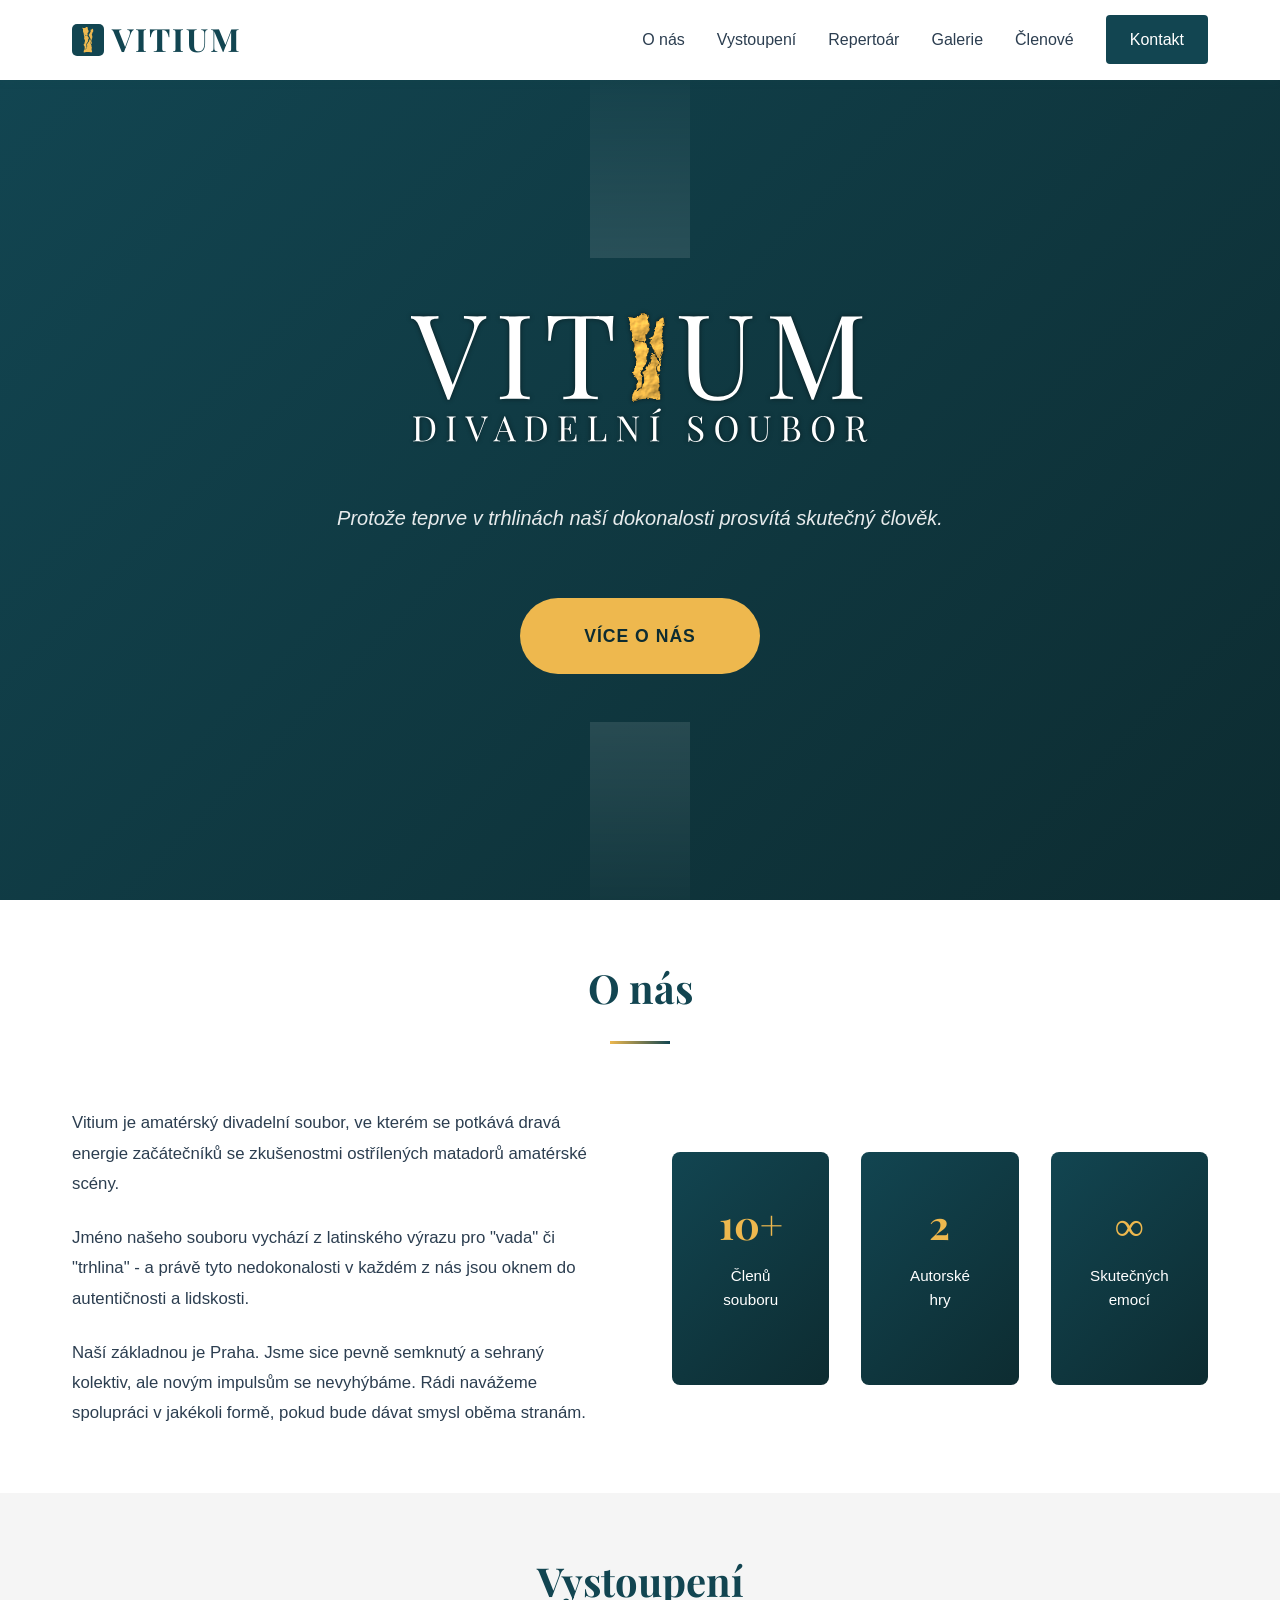
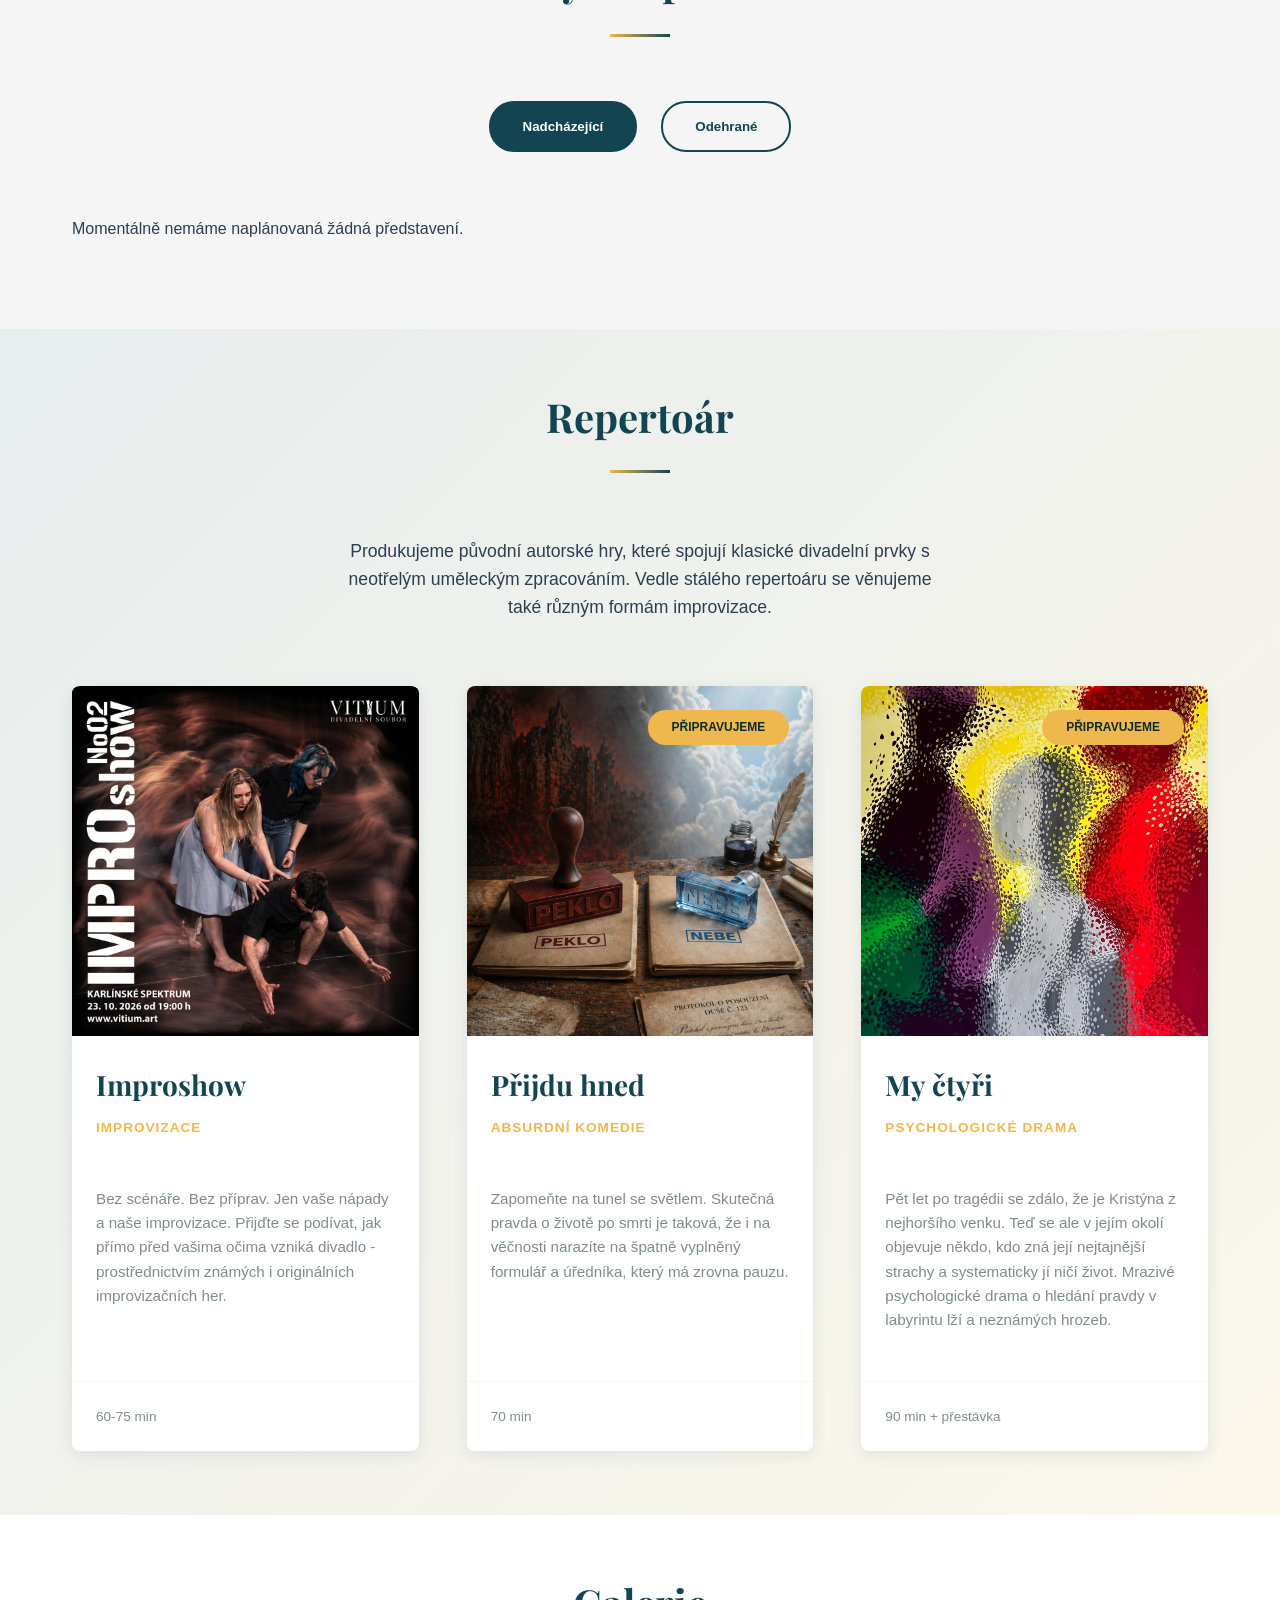
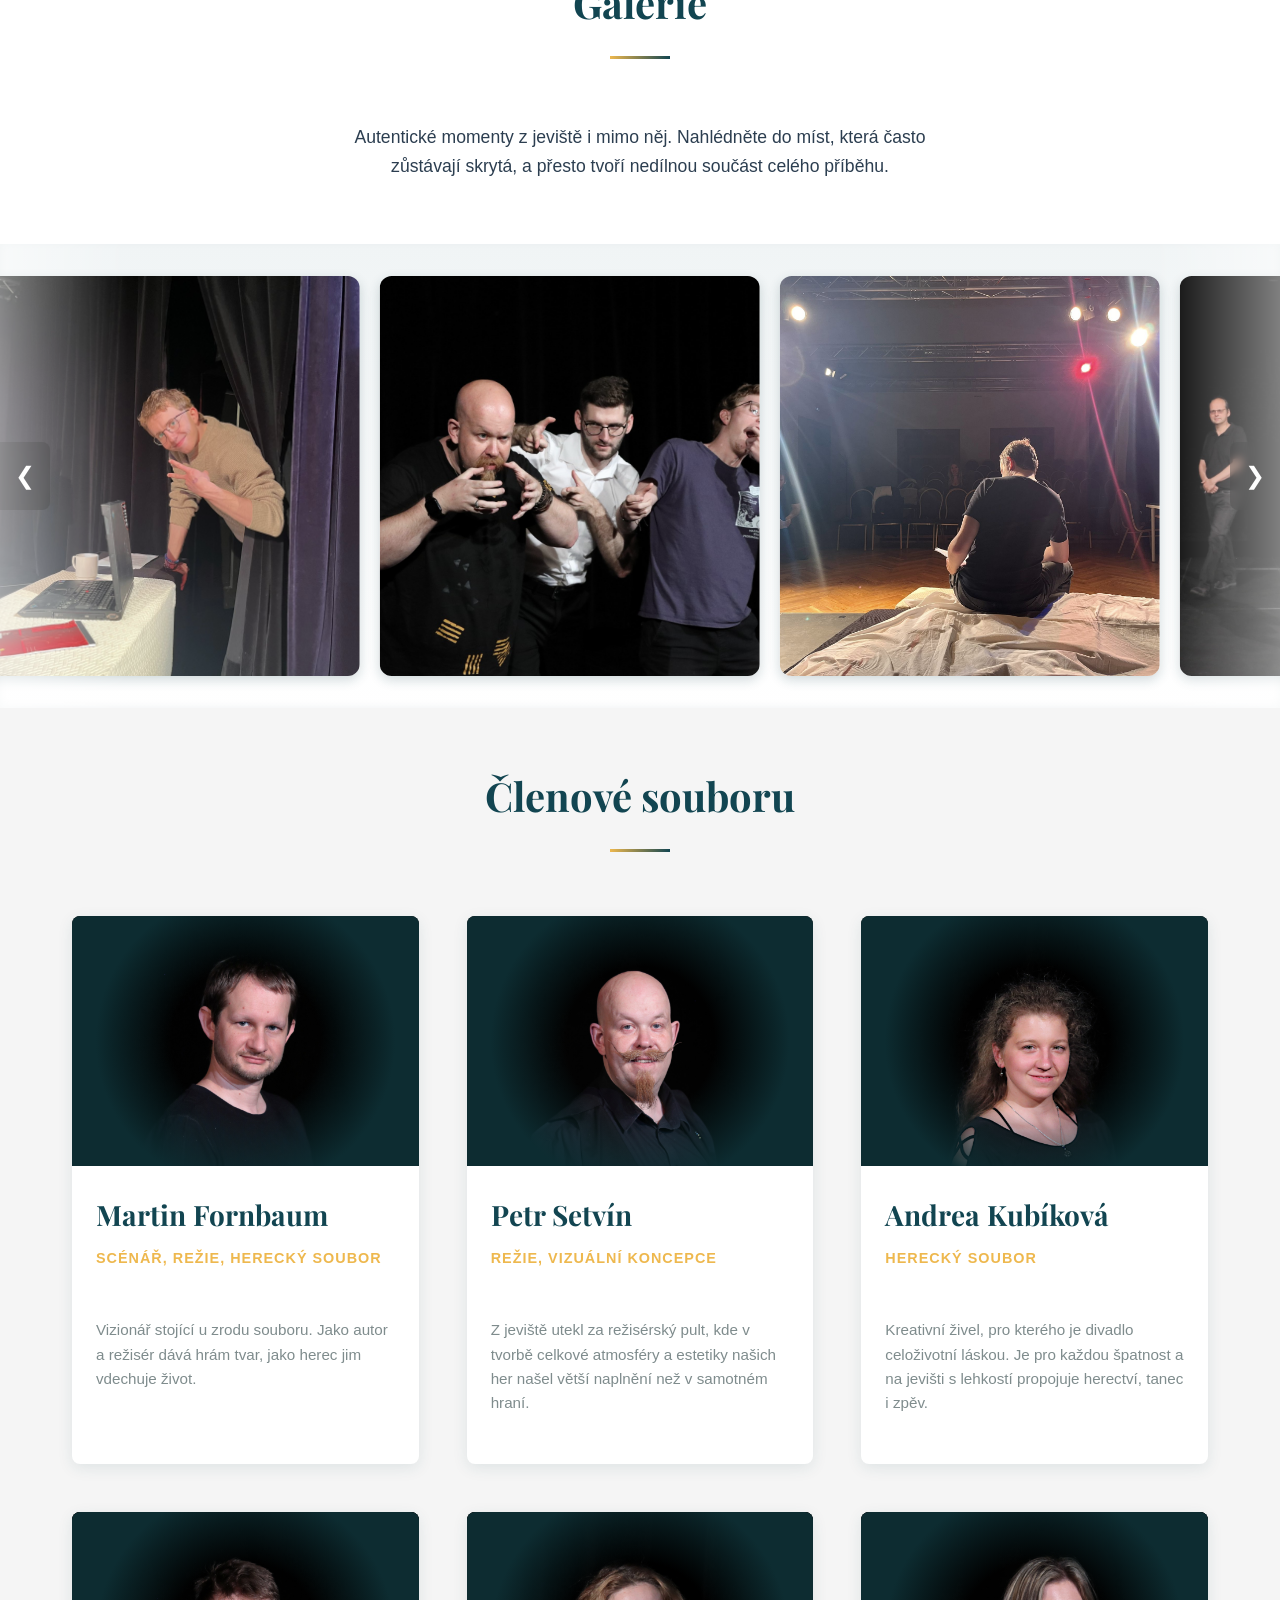
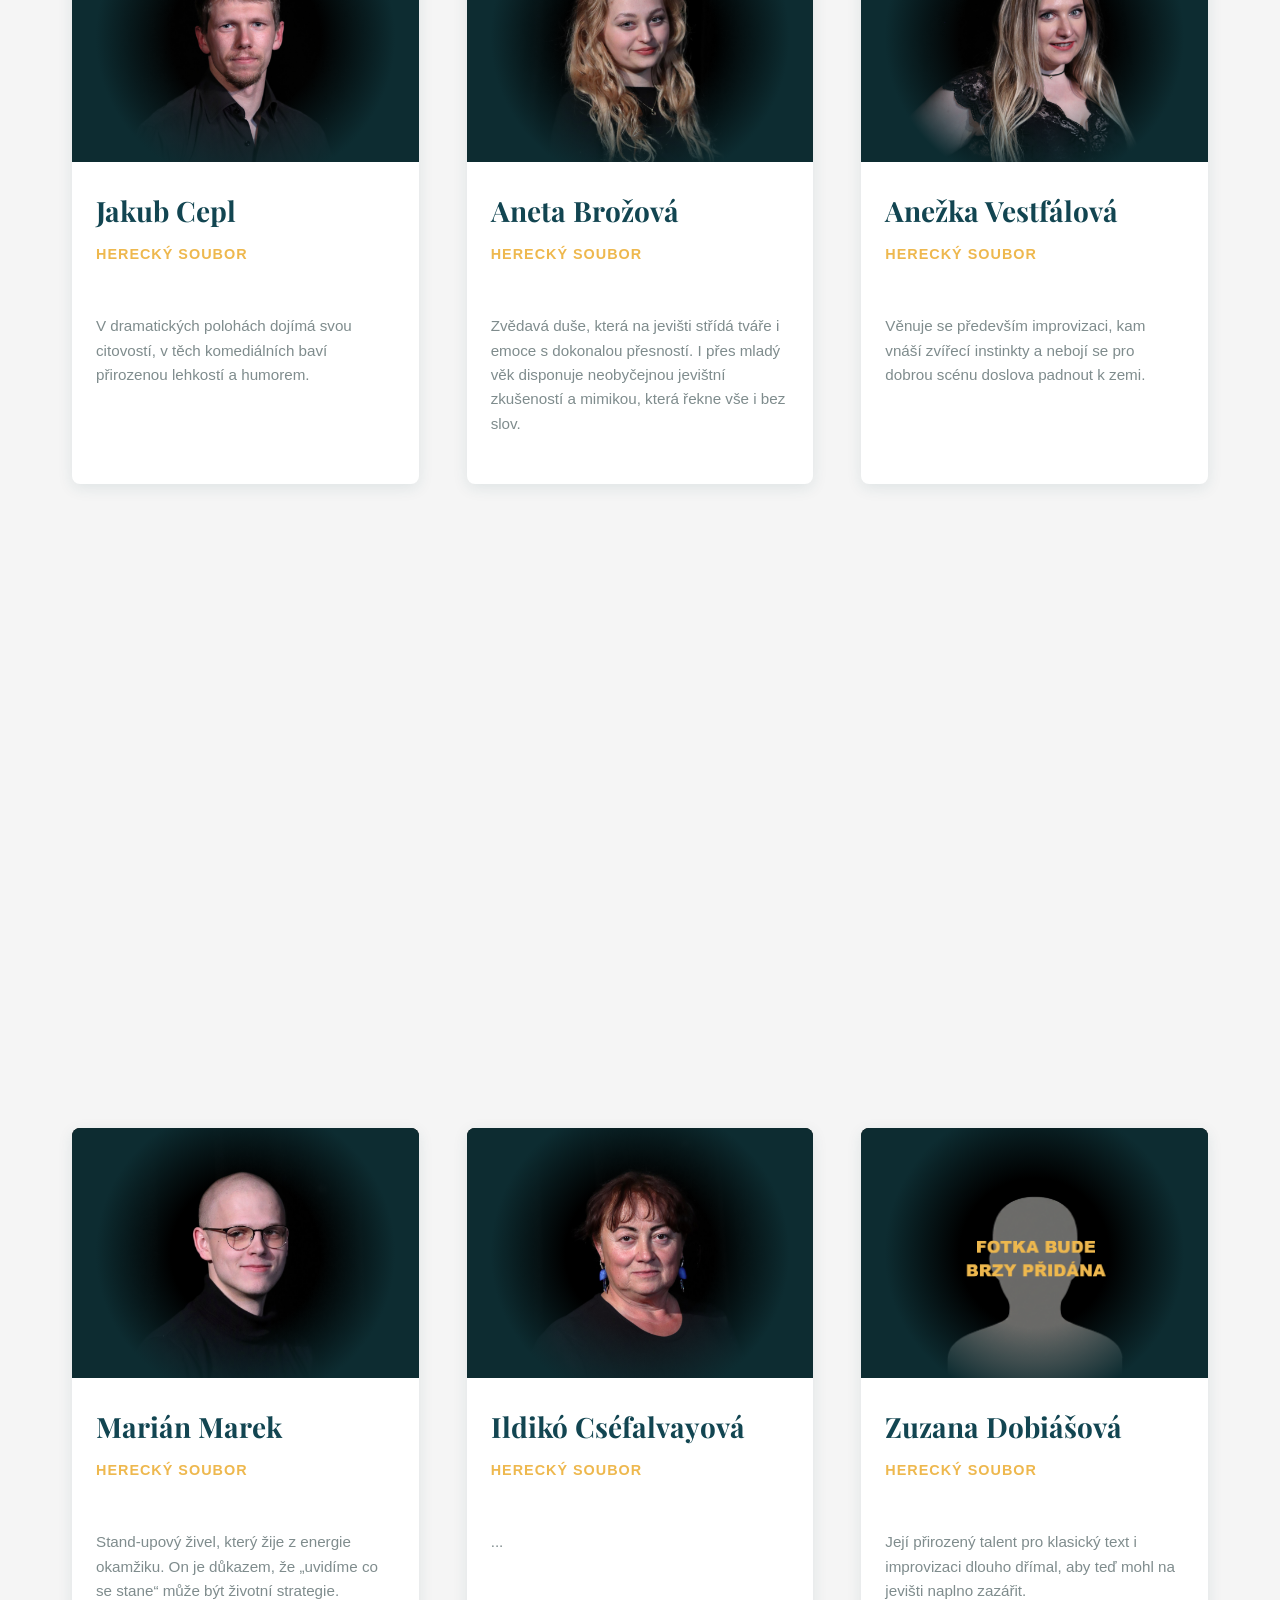
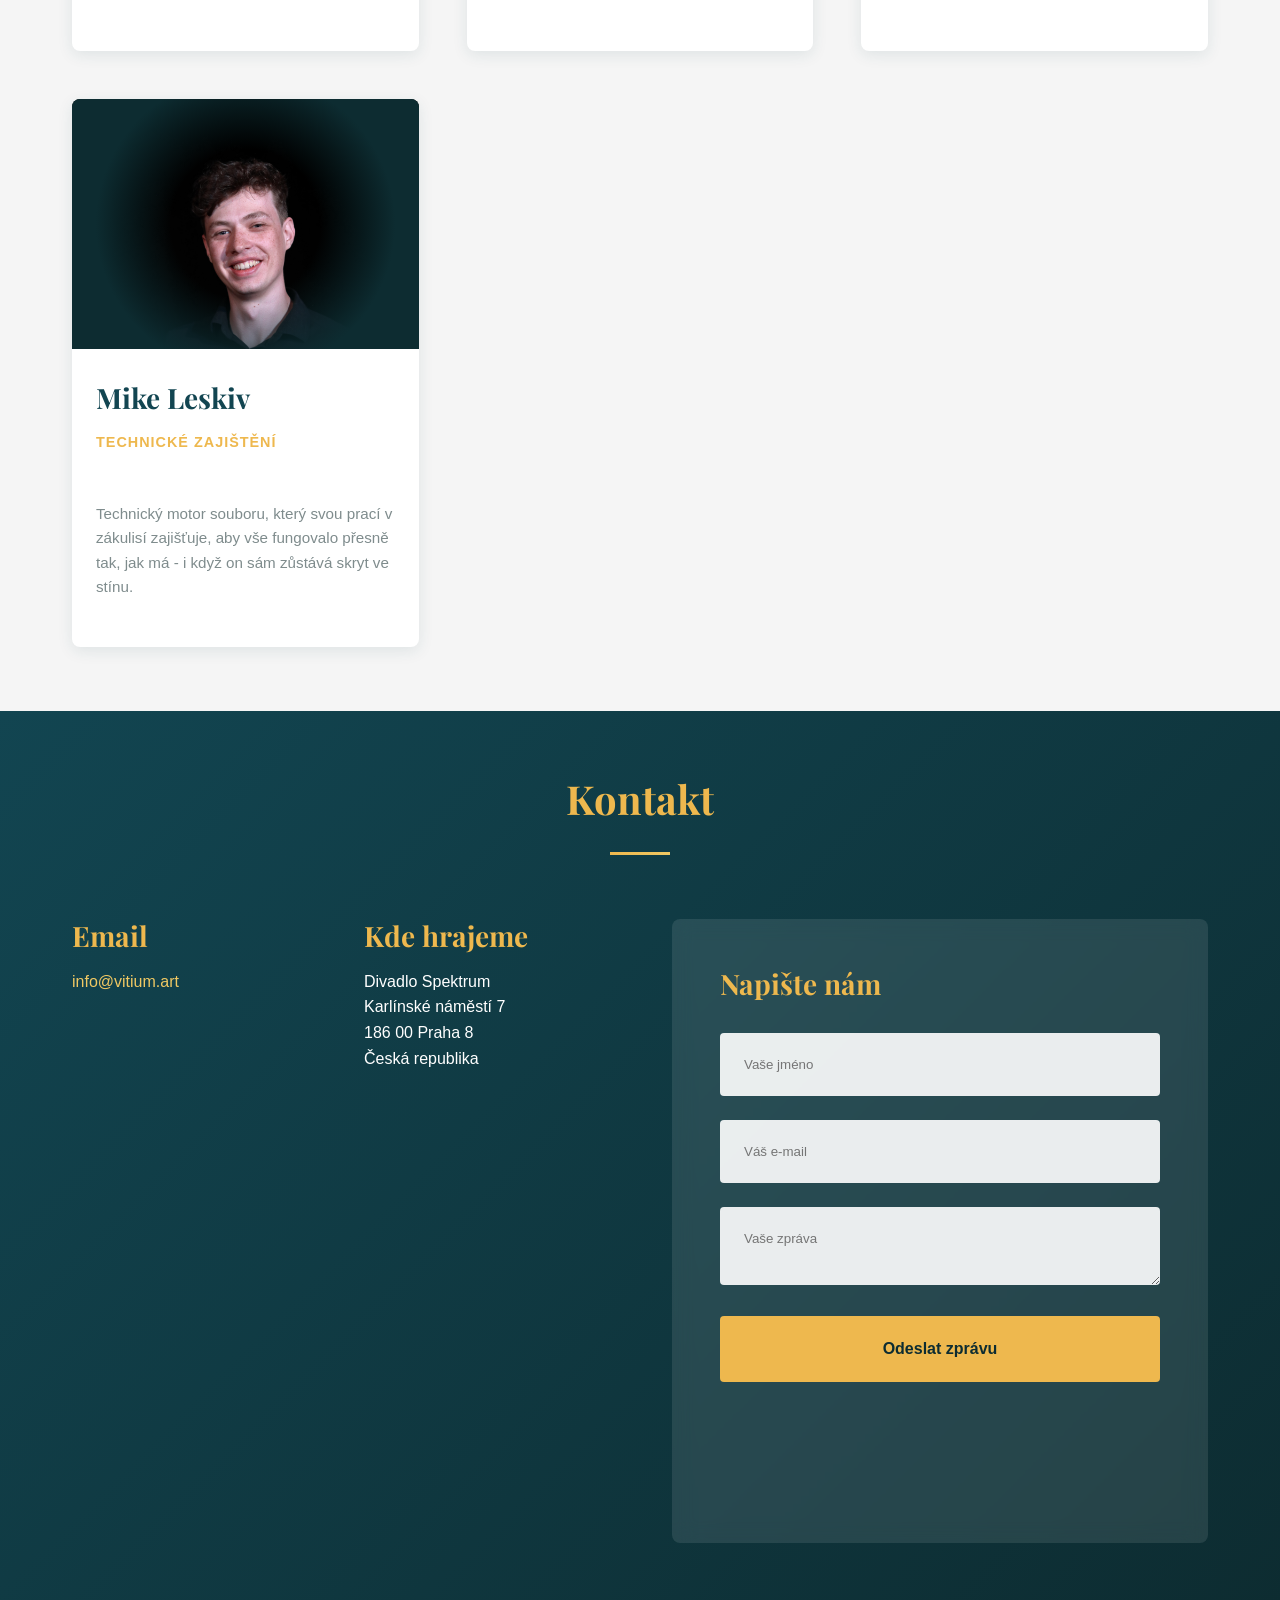
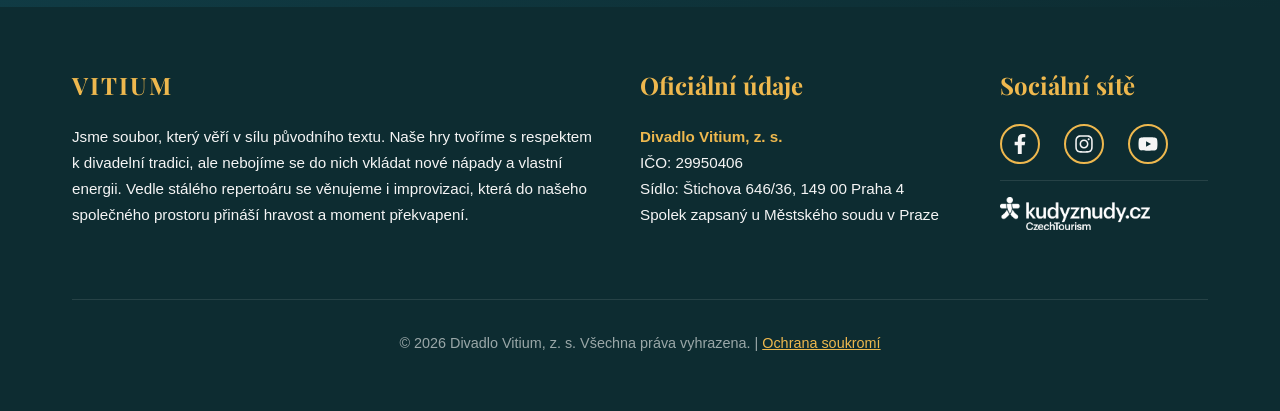
<file: index.html>
<!DOCTYPE html>
<html lang="cs">
<head>
    <meta charset="UTF-8">
    <meta name="viewport" content="width=device-width, initial-scale=1.0">
    <title>Vitium | Divadelní soubor</title>

    <meta name="description" content="Divadelní soubor Vitium (Praha). Autorská tvorba a improvizace, která spojuje klasické prvky s neotřelým zpracováním. Objevte náš repertoár!">
    <meta name="keywords" content="divadlo, divadelní soubor, Vitium, Praha, improvizace, autorská hra, české divadlo, kultura, představení">
    <meta name="author" content="Vitium">
    <link rel="canonical" href="https://vitium.art/">

    <meta property="og:title" content="Vitium | Divadelní soubor">
    <meta property="og:description" content="Improvizace a autorská divadelní tvorba, která spojuje klasické prvky s neotřelým uměleckým zpracováním.">
    <meta property="og:image" content="https://vitium.art/images/og-image.png"> 
    <meta property="og:url" content="https://vitium.art/">
    <meta property="og:type" content="website">

    <meta http-equiv="Content-Security-Policy" content="default-src 'self'; script-src 'self' 'unsafe-inline' https://challenges.cloudflare.com https://cdnjs.cloudflare.com; style-src 'self' 'unsafe-inline' https://cdnjs.cloudflare.com; img-src 'self' data: blob: https://*.tile.openstreetmap.org https://cdnjs.cloudflare.com; frame-src https://challenges.cloudflare.com; connect-src 'self' https://*.vitium.art;">
    
    <link rel="icon" type="image/svg+xml" href="/favicon.svg">
    <link rel="apple-touch-icon" sizes="180x180" href="/apple-touch-icon.png">
    <link rel="icon" type="image/png" sizes="32x32" href="/favicon-32x32.png">
    <link rel="icon" type="image/png" sizes="16x16" href="/favicon-16x16.png">
    <link rel="manifest" href="/site.webmanifest">

    <link rel="stylesheet" href="css/style.css?v=1.0.10">
    <link rel="stylesheet" href="css/responsive.css?v=1.0.1">

    <script src="https://challenges.cloudflare.com/turnstile/v0/api.js" async defer></script>
    <script type="application/ld+json">
    {
    "@context": "https://schema.org",
    "@type": "TheaterGroup",
    "name": "Divadelní soubor Vitium",
    "legalName": "Divadlo Vitium, z. s.",
    "iso6523Code": "CZ:29950406",
    "description": "Improvizace a autorská divadelní tvorba v Praze.",
    "url": "https://vitium.art/",
    "logo": "https://vitium.art/images/web_logo_header.svg",
    "location": {
        "@type": "Place",
        "name": "Divadlo Spektrum",
        "address": {
        "@type": "PostalAddress",
        "streetAddress": "Karlínské náměstí 7",
        "addressLocality": "Praha 8",
        "postalCode": "186 00",
        "addressCountry": "CZ"
        }
    },
    "sameAs": [
        "https://www.facebook.com/vitium.divadlo",
        "https://www.instagram.com/vitium_art",
        "https://www.youtube.com/@vitium_art"
    ]
    }
    </script>
</head>
<body>
    <!-- Navigation -->
    <nav class="navbar">
        <div class="navbar-container">
            <a href="#" class="navbar-logo">
                <div class="navbar-logo-ds"><img src="../images/web_logo_i.svg" alt="VITIUM Logo" loading="eager" fetchpriority="high" />&nbsp;</div>
                <div class="logo-text">VITIUM</div>
            </a>
            <ul class="nav-menu">
                <li class="nav-item"><a href="#o-nas" class="nav-link">O&nbsp;nás</a></li>
                <li class="nav-item"><a href="#vystoupeni" class="nav-link">Vystoupení</a></li>
                <li class="nav-item"><a href="#repertoar" class="nav-link">Repertoár</a></li>
                <li class="nav-item"><a href="#galerie" class="nav-link">Galerie</a></li>
                <li class="nav-item"><a href="#clenove" class="nav-link">Členové</a></li>
                <li class="nav-item"><a href="#kontakt" class="nav-link nav-link-cta">Kontakt</a></li>
            </ul>
            <div class="hamburger">
                <span></span>
                <span></span>
                <span></span>
            </div>
        </div>
    </nav>

    <!-- Hero Section -->
    <section class="hero">
        <div class="hero-content">
            <h1 class="hero-title"><img src="../images/web_logo_main.svg" alt="VITIUM | Divadelní soubor - amatérské divadlo Praha" loading="eager" fetchpriority="high" /></h1>
            <p class="hero-tagline">
                <script>
                // Dynamická změna tagline
                const taglines = [
                    "Protože teprve v trhlinách naší dokonalosti prosvítá skutečný člověk.",
                    "Protože největší kouzlo se často děje v trhlinách mezi naučeným textem a nečekanou improvizací."
                ];
                const randomIndex = Math.floor(Math.random() * taglines.length);
                document.querySelector('.hero-tagline').textContent = taglines[randomIndex];
                </script>
            </p>
            <a href="#o-nas" class="cta-button">Více o nás</a>
        </div>
        <div class="hero-background">
            <div class="branch branch-top"></div>
            <div class="branch branch-bottom"></div>
        </div>
    </section>

    <!-- O nás Section -->
    <section id="o-nas" class="section about">
        <div class="container">
            <h2 class="section-title">O nás</h2>
            <div class="about-content">
                <div class="about-text">
                    <p>
                        Vitium je amatérský divadelní soubor, ve kterém se potkává dravá energie začátečníků 
                        se zkušenostmi ostřílených matadorů amatérské scény.
                    </p>
                    <p>
                        Jméno našeho souboru vychází z latinského výrazu pro "vada" či "trhlina" - 
                        a právě tyto nedokonalosti v každém z nás jsou oknem do autentičnosti a lidskosti.
                    </p>
                    <p>
                        Naší základnou je Praha. Jsme sice pevně semknutý a sehraný kolektiv, ale novým impulsům se nevyhýbáme. 
                        Rádi navážeme spolupráci v jakékoli formě, pokud bude dávat smysl oběma stranám.
                    </p>
                </div>
                <div class="about-stats">
                    <div class="stat-item">
                        <h3 class="stat-number">10+</h3>
                        <p class="stat-label">Členů souboru</p>
                    </div>
                    <div class="stat-item">
                        <h3 class="stat-number">2</h3>
                        <p class="stat-label">Autorské hry</p>
                    </div>
                    <div class="stat-item">
                        <h3 class="stat-number">&infin;</h3>
                        <p class="stat-label">Skutečných emocí</p>
                    </div>
                </div>
            </div>
        </div>
    </section>

    <!-- Vystoupení Section -->
    <section id="vystoupeni" class="section performances">
        <div class="container">
            <h2 class="section-title">Vystoupení</h2>
            
            <div class="performances-filter">
                <button class="filter-btn active" data-filter="future">Nadcházející</button>
                <button class="filter-btn" data-filter="past">Odehrané</button>
            </div>

            <div class="performances-list" id="performances-list">
                <!-- Vyplní se JavaScriptem -->
            </div>
        </div>
    </section>

    <!-- Repertoár Section -->
    <section id="repertoar" class="section repertoire">
        <div class="container">
            <h2 class="section-title">Repertoár</h2>
            <div class="repertoire-content">
                <div class="repertoire-intro">
                    <p>Produkujeme původní autorské hry, které spojují klasické divadelní prvky 
                        s neotřelým uměleckým zpracováním. Vedle stálého repertoáru se věnujeme také 
                        různým formám improvizace.</p>
                </div>
                
                <div class="repertoire-grid">
                    <div class="repertoire-card">
                        <div class="repertoire-image">
                            <img src="images/improshow2.jpg" alt="Divadelní představení Improshow - soubor Vitium" style="background-color: black; object-fit: contain;" loading="lazy">
                        </div>
                        <h3 class="repertoire-title">Improshow</h3>
                        <p class="repertoire-type">Improvizace</p>
                        <p class="repertoire-description">Bez scénáře. Bez příprav. Jen vaše nápady a naše improvizace. Přijďte se podívat, jak přímo před vašima očima vzniká divadlo - prostřednictvím známých i originálních improvizačních her.</p>
                        <div class="repertoire-meta">
                            <span class="meta-item">60-75 min</span>
                        </div>
                    </div>
                    <div class="repertoire-card">
                        <div class="repertoire-image">
                            <img src="images/prijdu_hned_plakat.jpg" alt="Divadelní představení Přijdu hned - soubor Vitium" loading="lazy">
                            <div class="repertoire-tag">Připravujeme</div>
                        </div>
                        <h3 class="repertoire-title">Přijdu hned</h3>
                        <p class="repertoire-type">Absurdní komedie</p>
                        <p class="repertoire-description">Zapomeňte na tunel se světlem. Skutečná pravda o životě po smrti je taková, že i na věčnosti narazíte na špatně vyplněný formulář a úředníka, který má zrovna pauzu.</p>
                        <div class="repertoire-meta">
                            <span class="meta-item">70 min</span>
                        </div>
                    </div>
                    <div class="repertoire-card">
                        <div class="repertoire-image">
                            <img src="images/obraz_my_ctyri.jpeg" alt="Divadelní představení My čtyři - soubor Vitium" loading="lazy">
                            <div class="repertoire-tag">Připravujeme</div>
                        </div>
                        <h3 class="repertoire-title">My čtyři</h3>
                        <p class="repertoire-type">Psychologické drama</p>
                        <p class="repertoire-description">Pět let po tragédii se zdálo, že je Kristýna z nejhoršího venku. Teď se ale v jejím okolí objevuje někdo, kdo zná její nejtajnější strachy a systematicky jí ničí život. Mrazivé psychologické drama o hledání pravdy v labyrintu lží a neznámých hrozeb.</p>
                        <div class="repertoire-meta">
                            <span class="meta-item">90 min + přestávka</span>
                        </div>
                    </div>
                </div>
            </div>
        </div>
    </section>
    <!-- Galerie Section -->
    <section id="galerie" class="section gallery">
    <div class="container">
        <h2 class="section-title">Galerie</h2>
    </div>
    <div class="repertoire-intro">
      <p>Autentické momenty z jeviště i mimo něj. Nahlédněte do míst, která často zůstávají skrytá, a přesto tvoří nedílnou součást celého příběhu.</p>
    </div>
    <div class="instagram-carousel">
        <button class="nav-btn prev-btn" id="btn-prev">&#10094;</button>
        <button class="nav-btn next-btn" id="btn-next">&#10095;</button>
        <div class="carousel-track" id="gallery-track">
            <a class="gallery-item" href="gallery/foto1.jpeg" target="_blank"><img src="gallery/foto1.jpeg" alt="Zkouška amatérského divadelního souboru Vitium v Praze" loading="lazy" /></a>
            <a class="gallery-item" href="gallery/foto2.jpeg" target="_blank"><img src="gallery/foto2.jpeg" alt="Zkouška amatérského divadelního souboru Vitium v Praze" loading="lazy" /></a>
            <a class="gallery-item" href="gallery/foto3.jpg" target="_blank"><img src="gallery/foto3.jpg" alt="Zkouška amatérského divadelního souboru Vitium v Praze" loading="lazy" /></a>
            <a class="gallery-item" href="gallery/foto7.jpg" target="_blank"><img src="gallery/foto7.jpg" alt="Zkouška amatérského divadelního souboru Vitium v Praze" loading="lazy" /></a>
            <a class="gallery-item" href="gallery/foto8.jpg" target="_blank"><img src="gallery/foto8.jpg" alt="Zkouška amatérského divadelního souboru Vitium v Praze" loading="lazy" /></a>
            <a class="gallery-item" href="gallery/foto9.jpeg" target="_blank"><img src="gallery/foto9.jpeg" alt="Zkouška amatérského divadelního souboru Vitium v Praze" loading="lazy" /></a>
            <a class="gallery-item" href="gallery/foto12.jpg" target="_blank"><img src="gallery/foto12.jpg" alt="Zkouška amatérského divadelního souboru Vitium v Praze" loading="lazy" /></a>
            <a class="gallery-item" href="gallery/foto13.jpeg" target="_blank"><img src="gallery/foto13.jpeg" alt="Zkouška amatérského divadelního souboru Vitium v Praze" loading="lazy" /></a>
            <a class="gallery-item" href="gallery/foto14.jpg" target="_blank"><img src="gallery/foto14.jpg" alt="Zkouška amatérského divadelního souboru Vitium v Praze" loading="lazy" /></a>
            <a class="gallery-item" href="gallery/foto16.jpeg" target="_blank"><img src="gallery/foto16.jpeg" alt="Zkouška amatérského divadelního souboru Vitium v Praze" loading="lazy" /></a>
            <a class="gallery-item" href="gallery/foto18.jpeg" target="_blank"><img src="gallery/foto18.jpeg" alt="Zkouška amatérského divadelního souboru Vitium v Praze" loading="lazy" /></a>
            <a class="gallery-item" href="gallery/foto19.jpeg" target="_blank"><img src="gallery/foto19.jpeg" alt="Zkouška amatérského divadelního souboru Vitium v Praze" loading="lazy" /></a>
            <a class="gallery-item" href="gallery/foto20.jpeg" target="_blank"><img src="gallery/foto20.jpeg" alt="Zkouška amatérského divadelního souboru Vitium v Praze" loading="lazy" /></a>
            <a class="gallery-item" href="gallery/foto21.jpeg" target="_blank"><img src="gallery/foto21.jpeg" alt="Zkouška amatérského divadelního souboru Vitium v Praze" loading="lazy" /></a>
            <a class="gallery-item" href="gallery/foto22.jpeg" target="_blank"><img src="gallery/foto22.jpeg" alt="Zkouška amatérského divadelního souboru Vitium v Praze" loading="lazy" /></a>
            <a class="gallery-item" href="gallery/foto26.jpg" target="_blank"><img src="gallery/foto26.jpg" alt="Zkouška amatérského divadelního souboru Vitium v Praze" loading="lazy" /></a>   
            <a class="gallery-item" href="gallery/foto27.jpeg" target="_blank"><img src="gallery/foto27.jpeg" alt="Zkouška amatérského divadelního souboru Vitium v Praze" loading="lazy" /></a>   
            <a class="gallery-item" href="gallery/foto28.jpg" target="_blank"><img src="gallery/foto28.jpg" alt="Plakát na Improshow #1 v divadle Spektrum v Praze" loading="lazy" /></a> 
            <a class="gallery-item" href="gallery/foto29.jpg" target="_blank"><img src="gallery/foto29.jpg" alt="Plakát na Improshow #2 v divadle Spektrum v Praze" loading="lazy" /></a> 
            <a class="gallery-item" href="gallery/IMG_5717.JPG" target="_blank"><img src="gallery/IMG_5717.JPG" alt="Zkouška amatérského divadelního souboru Vitium v Praze" loading="lazy" /></a>
            <a class="gallery-item" href="gallery/IMG_5742.JPG" target="_blank"><img src="gallery/IMG_5742.JPG" alt="Zkouška amatérského divadelního souboru Vitium v Praze" loading="lazy" /></a>   
            <a class="gallery-item" href="gallery/IMG_5766.JPG" target="_blank"><img src="gallery/IMG_5766.JPG" alt="Zkouška amatérského divadelního souboru Vitium v Praze" loading="lazy" /></a>     
        </div>
    </div>
</section>

    <!-- Členové Section -->
    <section id="clenove" class="section members">
        <div class="container">
            <h2 class="section-title">Členové souboru</h2>
            <div class="members-grid">
                <div class="member-card">
                    <div class="member-image">
                        <img src="images/p_martin.jpg" loading="lazy" alt="Portrét herce amatérského divadelního souboru Vitium Praha - Martin Fornbaum">
                    </div>
                    <h3 class="member-name">Martin Fornbaum</h3>
                    <p class="member-role">Scénář, režie, herecký soubor</p>
                    <p class="member-bio">Vizionář stojící u zrodu souboru. Jako autor a režisér dává hrám tvar, jako herec jim vdechuje život.</p>
                </div>
                <div class="member-card">
                    <div class="member-image">
                        <img src="images/p_petr.jpg" loading="lazy" alt="Portrét herce amatérského divadelního souboru Vitium Praha - Petr Setvín">
                    </div>
                    <h3 class="member-name">Petr Setvín</h3>
                    <p class="member-role">Režie, vizuální koncepce</p>
                    <p class="member-bio">Z jeviště utekl za režisérský pult, kde v tvorbě celkové atmosféry a estetiky našich her našel větší naplnění než v samotném hraní.</p>
                </div>
                <div class="member-card">
                    <div class="member-image">
                        <img src="images/p_andy.jpg" loading="lazy" alt="Portrét herce amatérského divadelního souboru Vitium Praha - Andrea Kubíková">
                    </div>
                    <h3 class="member-name">Andrea Kubíková</h3>
                    <p class="member-role">Herecký soubor</p>
                    <p class="member-bio">Kreativní živel, pro kterého je divadlo celoživotní láskou. Je pro každou špatnost a na jevišti s lehkostí propojuje herectví, tanec i zpěv.</p>
                </div>
                <div class="member-card">
                    <div class="member-image">
                        <img src="images/p_jakub.jpg" loading="lazy" alt="Portrét herce amatérského divadelního souboru Vitium Praha - Jakub Cepl">
                    </div>
                    <h3 class="member-name">Jakub Cepl</h3>
                    <p class="member-role">Herecký soubor</p>
                    <p class="member-bio">V dramatických polohách dojímá svou citovostí, v těch komediálních baví přirozenou lehkostí a humorem.</p>
                </div>
                <div class="member-card">
                    <div class="member-image">
                        <img src="images/p_anet.jpg" loading="lazy" alt="Portrét herce amatérského divadelního souboru Vitium Praha - Aneta Brožová">
                    </div>
                    <h3 class="member-name">Aneta Brožová</h3>
                    <p class="member-role">Herecký soubor</p>
                    <p class="member-bio">Zvědavá duše, která na jevišti střídá tváře i emoce s dokonalou přesností. I přes mladý věk disponuje neobyčejnou jevištní zkušeností a mimikou, která řekne vše i bez slov.</p>
                </div>
                <div class="member-card">
                    <div class="member-image">
                        <img src="images/p_anezka.jpg" loading="lazy" alt="Portrét herce amatérského divadelního souboru Vitium Praha - Anežka Vestfálová">
                    </div>
                    <h3 class="member-name">Anežka Vestfálová</h3>
                    <p class="member-role">Herecký soubor</p>
                    <p class="member-bio">Věnuje se především improvizaci, kam vnáší zvířecí instinkty a nebojí se pro dobrou scénu doslova padnout k zemi.</p>
                </div>
                <div class="member-card">
                    <div class="member-image">
                        <img src="images/p_tera.jpg" loading="lazy" alt="Portrét herce amatérského divadelního souboru Vitium Praha - Tereza Faltová">
                    </div>
                    <h3 class="member-name">Tereza Faltová</h3>
                    <p class="member-role">Herecký soubor</p>
                    <p class="member-bio">Ďábel schovaný za nevinnou tváří. Disponuje vzácným darem sebeironie, silným týmovým duchem a radostnou energií, kterou přenáší na celé své okolí.</p>
                </div>
                <div class="member-card">
                    <div class="member-image">
                        <img src="images/p_patrik.jpg" loading="lazy" alt="Portrét herce amatérského divadelního souboru Vitium Praha - Patrik Chrz">
                    </div>
                    <h3 class="member-name">Patrik Chrz</h3>
                    <p class="member-role">Herecký soubor</p>
                    <p class="member-bio">Chameleon souboru s darem naprosté transformace. S neuvěřitelnou pravdivostí a lehkostí vdechuje život nejrůznějším charakterům, včetně ženských rolí.</p>
                </div>
                <div class="member-card">
                    <div class="member-image">
                        <img src="images/p_anicka.jpg" loading="lazy" alt="Portrét herce amatérského divadelního souboru Vitium Praha - Anna Pokryvačová">
                    </div>
                    <h3 class="member-name">Anna Pokryvačová</h3>
                    <p class="member-role">Herecký soubor</p>
                    <p class="member-bio">Nespoutaná rebelka přinášející na jeviště zdravou mladistvou drzost, naprostou osobitost a energii, která s radostí boří veškerá divadelní pravidla.</p>
                </div>
                <!-- <div class="member-card">
                    <div class="member-image">
                    </div>
                    <h3 class="member-name">Kristýna Karvai</h3>
                    <p class="member-role">Herecký soubor</p>
                    <p class="member-bio"></p>
                </div> -->
                <div class="member-card">
                    <div class="member-image">
                        <img src="images/p_marian.jpg" loading="lazy" alt="Portrét herce amatérského divadelního souboru Vitium Praha - Marián Marek">
                    </div>
                    <h3 class="member-name">Marián Marek</h3>
                    <p class="member-role">Herecký soubor</p>
                    <p class="member-bio">Stand-upový živel, který žije z energie okamžiku. On je důkazem, že „uvidíme co se stane“ může být životní strategie.</p>
                </div>
                <!-- <div class="member-card">
                    <div class="member-image">
                        <img src="images/p_samuel.jpg" loading="lazy" alt="Portrét herce amatérského divadelního souboru Vitium Praha - Samuel Jurga">
                    </div>
                    <h3 class="member-name">Samuel Jurga</h3>
                    <p class="member-role">Herecký soubor</p>
                    <p class="member-bio">Talentovaný herec s velkým odhodláním a touhou stát na velkých jevištích, který přináší autenticitu a hloubku do každého vystoupení.</p>
                </div> -->
                <div class="member-card">
                    <div class="member-image">
                        <img src="images/p_ildiko.jpg" loading="lazy" alt="Portrét herce amatérského divadelního souboru Vitium Praha - Ildikó Cséfalvayová">
                    </div>
                    <h3 class="member-name">Ildikó Cséfalvayová</h3>
                    <p class="member-role">Herecký soubor</p>
                    <p class="member-bio">...</p>
                </div>
                <div class="member-card">
                    <div class="member-image">
                        <img src="images/p_todo.jpg" loading="lazy" alt="Portrét herce amatérského divadelního souboru Vitium Praha - Zuzana Dobiášová">
                    </div>
                    <h3 class="member-name">Zuzana Dobiášová</h3>
                    <p class="member-role">Herecký soubor</p>
                    <p class="member-bio">Její přirozený talent pro klasický text i improvizaci dlouho dřímal, aby teď mohl na jevišti naplno zazářit.</p>
                </div>
                <div class="member-card">
                    <div class="member-image">
                        <img src="images/p_mike.jpg" loading="lazy" alt="Portrét technika amatérského divadelního souboru Vitium Praha - Mike Leskiv">
                    </div>
                    <h3 class="member-name">Mike Leskiv</h3>
                    <p class="member-role">Technické zajištění</p>
                    <p class="member-bio">Technický motor souboru, který svou prací v zákulisí zajišťuje, aby vše fungovalo přesně tak, jak má - i když on sám zůstává skryt ve stínu.</p>
                </div>
            </div>
        </div>
    </section>

    <!-- Kontakt Section -->
    <section id="kontakt" class="section contact">
        <div class="container">
            <h2 class="section-title">Kontakt</h2>
            <div class="contact-content">
                <div class="contact-info">
                    <div class="contact-item">
                        <h3>Email</h3>
                        <p><a href="mailto:info@vitium.art">info@vitium.art</a></p>
                    </div>
                    <div class="contact-item">
                        <h3>Kde hrajeme</h3>
                        <p>Divadlo Spektrum<br>Karlínské náměstí 7<br>186 00 Praha 8<br>Česká republika</p>
                    </div>
                    <div class="contact-item" style="grid-column: 1 / -1;">
                        <div id="map" style="height: 400px; border-radius: 8px; overflow: hidden;"></div>
                    </div>
                </div>
                <div class="contact-form">
                    <h3>Napište nám</h3>
                    <form id="contact-form">
                        <input type="text" id="name" placeholder="Vaše jméno" required>
                        <input type="email" id="email" placeholder="Váš e-mail" required>
                        <textarea id="message" placeholder="Vaše zpráva" required></textarea>
                        
                        <button type="submit" id="submit-btn" class="submit-btn">Odeslat zprávu</button>
                        <p id="form-status"></p> 
                        <div class="cf-turnstile" data-sitekey="0x4AAAAAACzHMOJk9QoTm_Pq" data-appearance="always"></div>
                    </form>
                </div>
            </div>
        </div>
    </section>

    <!-- Footer -->
    <footer class="footer">
        <div class="container">
            <div class="footer-content">
                <div class="footer-section">
                    <h4 class="vitium-text">VITIUM</h4>
                    <p>Jsme soubor, který věří v sílu původního textu. Naše hry tvoříme s respektem k divadelní tradici, ale nebojíme se do nich vkládat nové nápady a vlastní energii. Vedle stálého repertoáru se věnujeme i improvizaci, která do našeho společného prostoru přináší hravost a moment překvapení.</p>
                </div>
                <div class="footer-section">
                    <h4>Oficiální údaje</h4>
                    <p class="legal-details">
                        <strong>Divadlo Vitium, z. s.</strong><br>
                        IČO: 29950406<br>
                        Sídlo: Štichova 646/36, 149&nbsp;00 Praha 4<br>
                        Spolek zapsaný u Městského soudu v Praze
                    </p>
                </div>
                <div class="footer-section">
                    <h4>Sociální sítě</h4>
                    <div class="social-links">
                        <a href="https://www.facebook.com/vitium.divadlo" target="_blank" rel="noopener" class="social-link" title="Facebook">
                            <svg xmlns="http://www.w3.org/2000/svg" viewBox="0 0 320 512" width="20" height="20">
                                <path fill="currentColor" d="M279.14 288l14.22-92.66h-88.91v-60.13c0-25.35 12.42-50.06 52.24-50.06h40.42V6.26S260.43 0 225.36 0c-73.22 0-121.08 44.38-121.08 124.72v70.62H22.89V288h81.39v224h100.17V288z"/>
                            </svg>
                        </a>
                        <a href="https://www.instagram.com/vitium_art" target="_blank" rel="noopener" class="social-link" title="Instagram">
                            <svg xmlns="http://www.w3.org/2000/svg" viewBox="0 0 448 512" width="20" height="20">
                                <path fill="currentColor" d="M224.1 141c-63.6 0-114.9 51.3-114.9 114.9s51.3 114.9 114.9 114.9S339 319.5 339 255.9 287.7 141 224.1 141zm0 189.6c-41.1 0-74.7-33.5-74.7-74.7s33.5-74.7 74.7-74.7 74.7 33.5 74.7 74.7-33.6 74.7-74.7 74.7zm146.4-194.3c0 14.9-12 26.8-26.8 26.8-14.9 0-26.8-12-26.8-26.8s12-26.8 26.8-26.8 26.8 12 26.8 26.8zm76.1 27.2c-1.7-35.9-9.9-67.7-36.2-93.9-26.2-26.2-58-34.4-93.9-36.2-37-2.1-147.9-2.1-184.9 0-35.8 1.7-67.6 9.9-93.9 36.1s-34.4 58-36.2 93.9c-2.1 37-2.1 147.9 0 184.9 1.7 35.9 9.9 67.7 36.2 93.9s58 34.4 93.9 36.2c37 2.1 147.9 2.1 184.9 0 35.9-1.7 67.7-9.9 93.9-36.2 26.2-26.2 34.4-58 36.2-93.9 2.1-37 2.1-147.8 0-184.8zM398.8 388c-7.8 19.6-22.9 34.7-42.6 42.6-29.5 11.7-99.5 9-132.1 9s-102.7 2.6-132.1-9c-19.6-7.8-34.7-22.9-42.6-42.6-11.7-29.5-9-99.5-9-132.1s-2.6-102.7 9-132.1c7.8-19.6 22.9-34.7 42.6-42.6 29.5-11.7 99.5-9 132.1-9s102.7-2.6 132.1 9c19.6 7.8 34.7 22.9 42.6 42.6 11.7 29.5 9 99.5 9 132.1s2.7 102.7-9 132.1z"/>
                            </svg>
                        </a>
                        <a href="https://www.youtube.com/@vitium_art" target="_blank" rel="noopener" class="social-link" title="YouTube">
                            <svg xmlns="http://www.w3.org/2000/svg" viewBox="0 0 576 512" width="20" height="20">
                                <path fill="currentColor" d="M549.655 124.083c-6.281-23.65-24.787-42.276-48.284-48.597C458.781 64 288 64 288 64S117.22 64 74.629 75.486c-23.497 6.322-42.003 24.947-48.284 48.597-11.412 42.867-11.412 132.305-11.412 132.305s0 89.438 11.412 132.305c6.281 23.65 24.787 41.5 48.284 47.821C117.22 448 288 448 288 448s170.781 0 213.371-11.486c23.497-6.321 42.003-24.171 48.284-47.821 11.412-42.867 11.412-132.305 11.412-132.305s0-89.438-11.412-132.305zm-317.51 213.508V175.185l142.739 81.205-142.739 81.201z"/>
                            </svg>
                        </a>
                    </div>
                    <a href="https://www.kudyznudy.cz/?utm_source=kzn&utm_medium=partneri_kzn&utm_campaign=banner" target="_blank" rel="noopener" title="Kudyznudy.cz – tipy na výlet"> <img src="images/kudyznudy.png" width="150"  height="33" border="0" alt="Kudyznudy.cz – tipy na výlet" /> </a>
                </div>
            </div>
            <div class="footer-bottom">
                <p>
                    <a href="admin.html" class="admin-door" aria-hidden="true" tabindex="-1">&copy;</a>
                    2026 Divadlo Vitium, z. s. Všechna práva vyhrazena. | <a href="privacy.html">Ochrana soukromí</a>
                </p>
            </div>
        </div>
    </footer>

    <script src="js/config.js?ver=1.1.0" defer></script>
    <script src="js/performances-loader.js?ver=1.4.0" defer></script>
    <script src="js/main.js?ver=1.0.1" defer></script>
    <script src="js/send_form.js?ver=1.2.0" defer></script>
    <script src="js/gallery.js?ver=1.1.0" defer></script>
    <script>
    function loadMap() {
        const cssLink = document.createElement('link');
        cssLink.rel = 'stylesheet';
        cssLink.href = 'https://cdnjs.cloudflare.com/ajax/libs/leaflet/1.9.4/leaflet.min.css';
        document.head.appendChild(cssLink);

        const script = document.createElement('script');
        script.src = 'https://cdnjs.cloudflare.com/ajax/libs/leaflet/1.9.4/leaflet.min.js';
        script.onload = function () {
            const map = L.map('map').setView([50.0907818, 14.4487571], 16);
            L.tileLayer('https://{s}.tile.openstreetmap.org/{z}/{x}/{y}.png', {
                attribution: '&copy; <a href="https://www.openstreetmap.org/copyright">OpenStreetMap</a> contributors',
                maxZoom: 19,
                crossOrigin: true
            }).addTo(map);
            L.marker([50.0907818, 14.4487571]).addTo(map)
                .bindPopup('<strong>Divadlo Spektrum</strong><br>Karlínské náměstí 7<br>186 00 Praha 8');
        };
        document.body.appendChild(script);
    }

    const mapEl = document.getElementById('map');
    const observer = new IntersectionObserver((entries) => {
        entries.forEach(entry => {
            if (entry.isIntersecting) {
                loadMap();
                observer.disconnect();
            }
        });
    }, { rootMargin: '200px' });
    observer.observe(mapEl);
    </script>
</body>
</html>
</file>
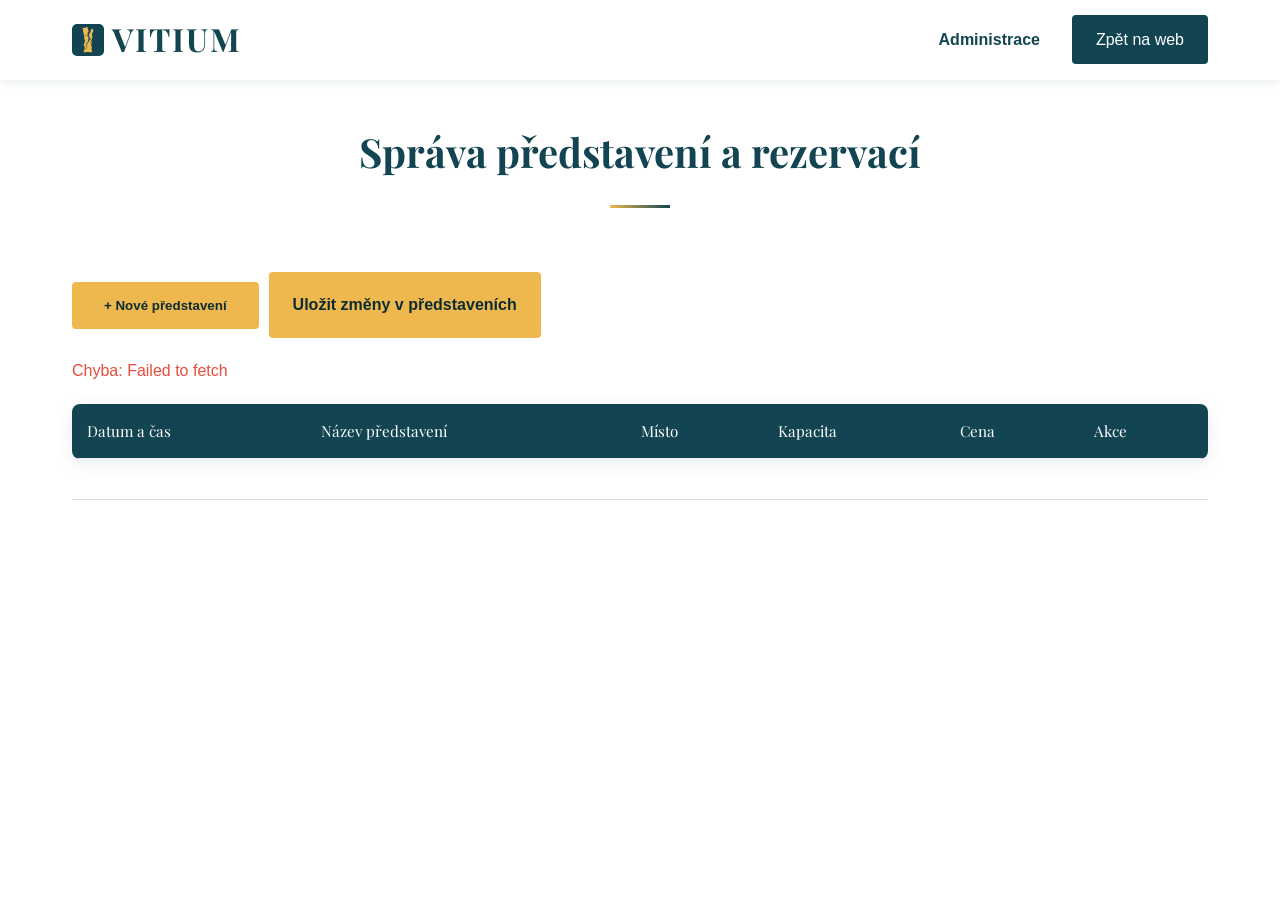
<file: admin.html>
<!DOCTYPE html>
<html lang="cs">
<head>
    <meta charset="UTF-8">
    <meta name="viewport" content="width=device-width, initial-scale=1.0">
    <meta name="robots" content="noindex, nofollow, noarchive, nosnippet">
    <meta name="referrer" content="strict-origin-when-cross-origin">
    <title>Vitium | Administrace</title>
    
    <link rel="icon" type="image/svg+xml" href="/favicon.svg">
    <link rel="stylesheet" href="css/style.css?ver=1.0.9">
    <link rel="stylesheet" href="css/admin.css?ver=1.0.0"> 
</head>
<body>
    <nav class="navbar">
        <div class="navbar-container">
            <a href="#" class="navbar-logo">
                <div class="navbar-logo-ds"><img src="../images/web_logo_i.svg" alt="VITIUM Logo" loading="eager" fetchpriority="high" />&nbsp;</div>
                <div class="logo-text">VITIUM</div>
            </a>
            <ul class="nav-menu">
                <li class="nav-item"><span class="nav-link" style="color: var(--color-primary); font-weight: bold;">Administrace</span></li>
                <li class="nav-item"><a href="index.html" class="nav-link nav-link-cta">Zpět na web</a></li>
            </ul>
        </div>
    </nav>

    <section class="section about" style="padding-top: var(--spacing-xl); min-height: 80vh;">
        <div class="container">
            <h2 class="section-title">Správa představení a rezervací</h2>
            
            <div class="admin-actions" style="margin-bottom: 20px;">
                <button id="btn-add-event" class="ticket-btn" style="border: none; cursor: pointer;">+ Nové představení</button>
                <button id="btn-sync-events" class="submit-btn" style="width: auto; margin-left: 10px;">Uložit změny v představeních</button>
            </div>
            <div id="sync-status" style="margin-bottom: 20px;"></div>

            <div class="table-responsive">
                <table class="admin-table">
                    <thead>
                        <tr>
                            <th>Datum a čas</th>
                            <th>Název představení</th>
                            <th>Místo</th>
                            <th>Kapacita</th>
                            <th>Cena</th>
                            <th>Akce</th>
                        </tr>
                    </thead>
                    <tbody id="events-table-body">
                        </tbody>
                </table>
            </div>

            <hr style="margin: 40px 0; border: 0; border-top: 1px solid #ddd;">

            <div id="reservations-section" style="display: none; animation: fadeInUp 0.4s ease-out;">
                <div style="display: flex; justify-content: space-between; align-items: center; margin-bottom: 20px;">
                    <h3 id="res-detail-title" style="color: var(--color-primary); margin: 0;">Rezervace pro: ---</h3>
                    <div style="display: flex; gap: 10px;">
                        <button id="btn-refresh-reservations" class="ticket-btn" style="border: none; cursor: pointer; padding: 8px 15px; font-size: 0.9rem;">Obnovit</button>
                        <button id="btn-print-reservations" class="ticket-btn" style="border: none; cursor: pointer; padding: 8px 15px; font-size: 0.9rem; background-color: var(--color-primary);color: white;">Tisk</button>
                    </div>
                </div>
                
                <div class="table-responsive">
                    <table class="admin-table">
                        <thead>
                            <tr>
                                <th>Jméno</th>
                                <th>Email</th>
                                <th>Počet lístků</th>
                                <th>Poznámka</th>
                                <th>Datum vytvoření</th>
                                <th>Akce</th>
                            </tr>
                        </thead>
                        <tbody id="reservations-table-body">
                            </tbody>
                    </table>
                </div>
                <div id="res-summary" style="margin-top: 15px; font-weight: bold; text-align: right;"></div>
            </div>
        </div>
    </section>

    <div id="event-modal" class="modal">
        <div class="modal-content contact-form">
            <span class="close-modal">&times;</span>
            <h3 id="modal-title" style="color: var(--color-primary);">Přidat představení</h3>
            <form id="event-form">
                <input type="hidden" id="event-id">
                
                <label>Název představení *</label>
                <input type="text" id="event-title" required>
                
                <label>Žánr (např. Komedie, Improvizace) *</label>
                <input type="text" id="event-genre" required>
                
                <label>Místo (např. Divadlo Spektrum) *</label>
                <input type="text" id="event-venue" required>
                
                <div style="display: flex; gap: 10px;">
                    <div style="flex: 1;">
                        <label>Datum *</label>
                        <input type="date" id="event-date" required>
                    </div>
                    <div style="flex: 1;">
                        <label>Čas *</label>
                        <input type="time" id="event-time" required>
                    </div>
                </div>

                <div style="display: flex; gap: 10px;">
                    <div style="flex: 1;">
                        <label>Cena (Kč) *</label>
                        <input type="number" id="event-price" required>
                    </div>
                    <div style="flex: 1;">
                        <label>Kapacita</label>
                        <input type="number" id="event-capacity" required>
                    </div>
                </div>
                <div style="display: flex; gap: 10px;">
                    <div style="flex: 1;">
                        <label>Typ vstupenek *</label>
                        <select id="event-ticket-link" style="width: 100%; padding: var(--spacing-md); border: none; border-radius: 4px; background-color: rgba(255, 255, 255, 0.9); margin-bottom: var(--spacing-md); font-family: var(--font-secondary);">
                            <option value="own">Vlastní systém (form na webu)</option>
                            <option value="">Skýt (vyprodáno/nelze)</option>
                            <option value="custom">Vlastní hodnota (např. GoOut link)</option>
                        </select>
                    </div>
                    <div style="flex: 1;">
                        <label>Odkaz *</label>
                        <input type="text" id="event-ticket-custom-val" placeholder="Vložte URL nebo text" disabled>
                    </div>
                </div>
                
                <button type="submit" class="submit-btn">Uložit do tabulky</button>
            </form>
        </div>
    </div>
    
    <div id="print-modal" class="modal">
        <div class="modal-content">
            <span class="close-modal" onclick="document.getElementById('print-modal').style.display='none';">&times;</span>
            <div id="print-toolbar">
                <button class="ticket-btn" onclick="window.print()">Tisk</button>
                <button class="ticket-btn close-btn" onclick="document.getElementById('print-modal').style.display='none';">Zavřít</button>
            </div>
            <div id="print-content">
                <!-- Obsah se vygeneruje v JS -->
            </div>
        </div>
    </div>
    
    <script src="js/config.js?ver=1.1.0"></script>
    <script src="js/admin.js?v=0.8.0"></script>
</body>
</html>
</file>
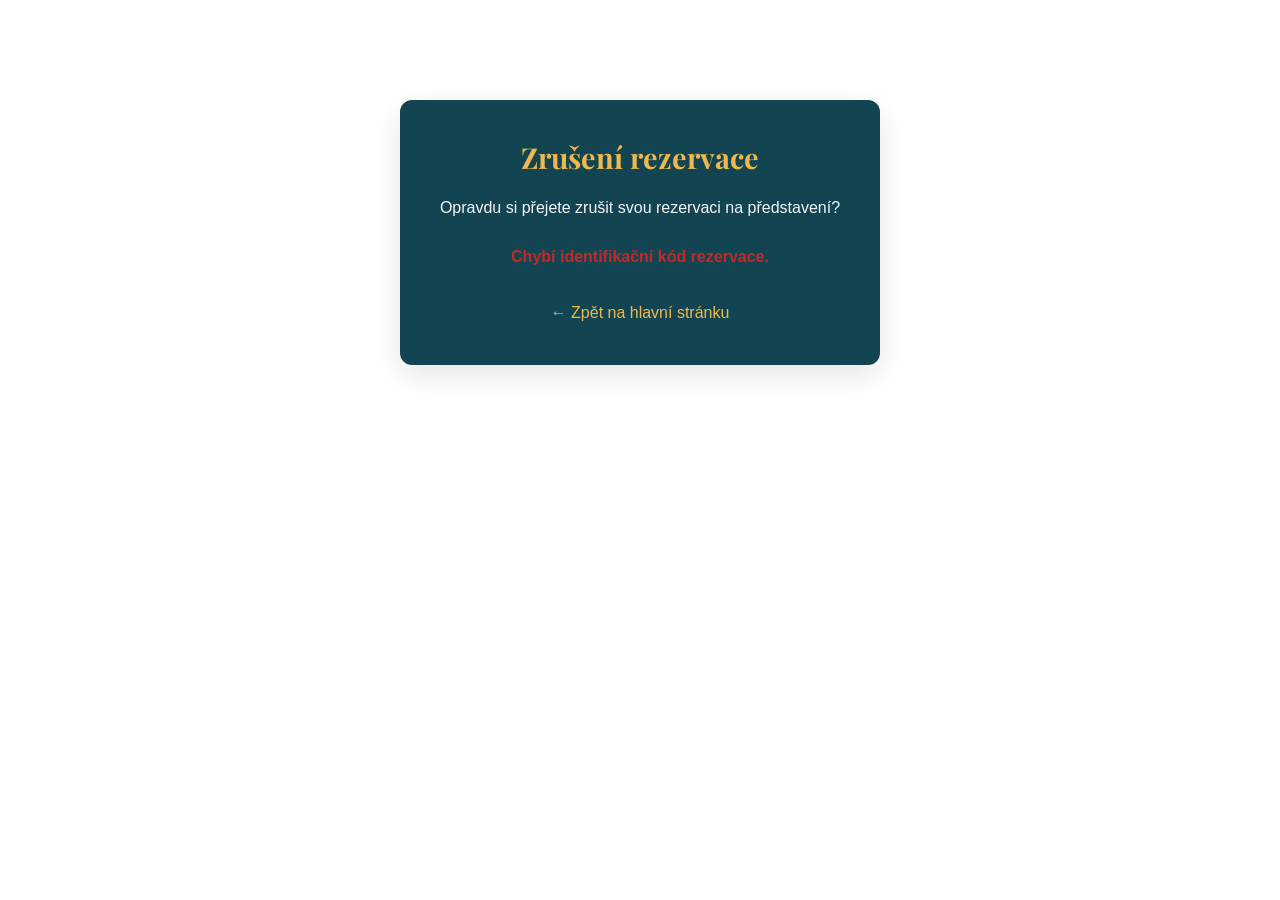
<file: cancel.html>
<!DOCTYPE html>
<html lang="cs">
<head>
    <meta charset="UTF-8">
    <meta name="viewport" content="width=device-width, initial-scale=1.0">
    <meta http-equiv="Content-Security-Policy" content="default-src 'self'; script-src 'self' 'unsafe-inline'; style-src 'self' 'unsafe-inline'; connect-src 'self' https://*.vitium.art;">
    <title>Vitium | Zrušení rezervace</title>
    <link rel="stylesheet" href="css/style.css"> <style>
        .cancel-container {
            max-width: 500px;
            margin: 100px auto;
            padding: 40px;
            text-align: center;
            background: var(--color-primary);
            color: var(--color-light);
            border-radius: 12px;
            box-shadow: 0 10px 30px rgba(0,0,0,0.1);
        }
        .cancel-container h2 {
            margin-bottom: 20px;
            font-size: 1.8rem;
            color: var(--color-secondary);
        }
        .btn-confirm-cancel {
            background-color: #e63946;
            color: var(--color-light);
            border: none;
            padding: 15px 30px;
            font-size: 1.1rem;
            border-radius: 8px;
            cursor: pointer;
            transition: transform 0.2s;
        }
        .btn-confirm-cancel:hover { transform: scale(1.05); }
        .btn-confirm-cancel:disabled { background-color: #ccc; cursor: not-allowed; }
        #status-msg { margin-top: 20px; font-weight: 600; }
        .success { color: #2e7d32; }
        .error { color: #c62828; }
    </style>
</head>
<body>

    <div class="cancel-container">
        <h2>Zrušení rezervace</h2>
        <p id="info-text">Opravdu si přejete zrušit svou rezervaci na představení?</p>
        
        <button id="cancel-btn" class="btn-confirm-cancel">Potvrdit zrušení</button>
        
        <div id="status-msg"></div>
        <div style="margin-top: 30px;">
            <a href="index.html">← Zpět na hlavní stránku</a>
        </div>
    </div>
    <script src="js/config.js?ver=1.1.0"></script>
    <script>
        document.addEventListener('DOMContentLoaded', () => {
            const urlParams = new URLSearchParams(window.location.search);
            const hash = urlParams.get('hash'); // Očekává URL ve tvaru cancel.html?hash=XYZ
            const btn = document.getElementById('cancel-btn');
            const status = document.getElementById('status-msg');

            if (!hash) {
                status.textContent = "Chybí identifikační kód rezervace.";
                status.className = "error";
                btn.style.display = "none";
                return;
            }

            btn.addEventListener('click', async () => {
                btn.disabled = true;
                btn.textContent = "Ruším...";

                try {
                    const response = await fetch(`${CONFIG.API_PUBLIC_URL}/cancel/${hash}`, {
                        method: 'POST',
                        headers: { 'Content-Type': 'application/json' }
                    });

                    const result = await response.json();

                    if (response.ok) {
                        status.textContent = result.message || "Rezervace byla úspěšně zrušena.";
                        status.className = "success";
                        btn.style.display = "none";
                        document.getElementById('info-text').style.display = "none";
                    } else {
                        throw new Error(result.error || "Rezervaci se nepodařilo zrušit.");
                    }
                } catch (error) {
                    status.textContent = error.message;
                    status.className = "error";
                    btn.disabled = false;
                    btn.textContent = "Zkusit znovu";
                }
            });
        });
    </script>
</body>
</html>
</file>
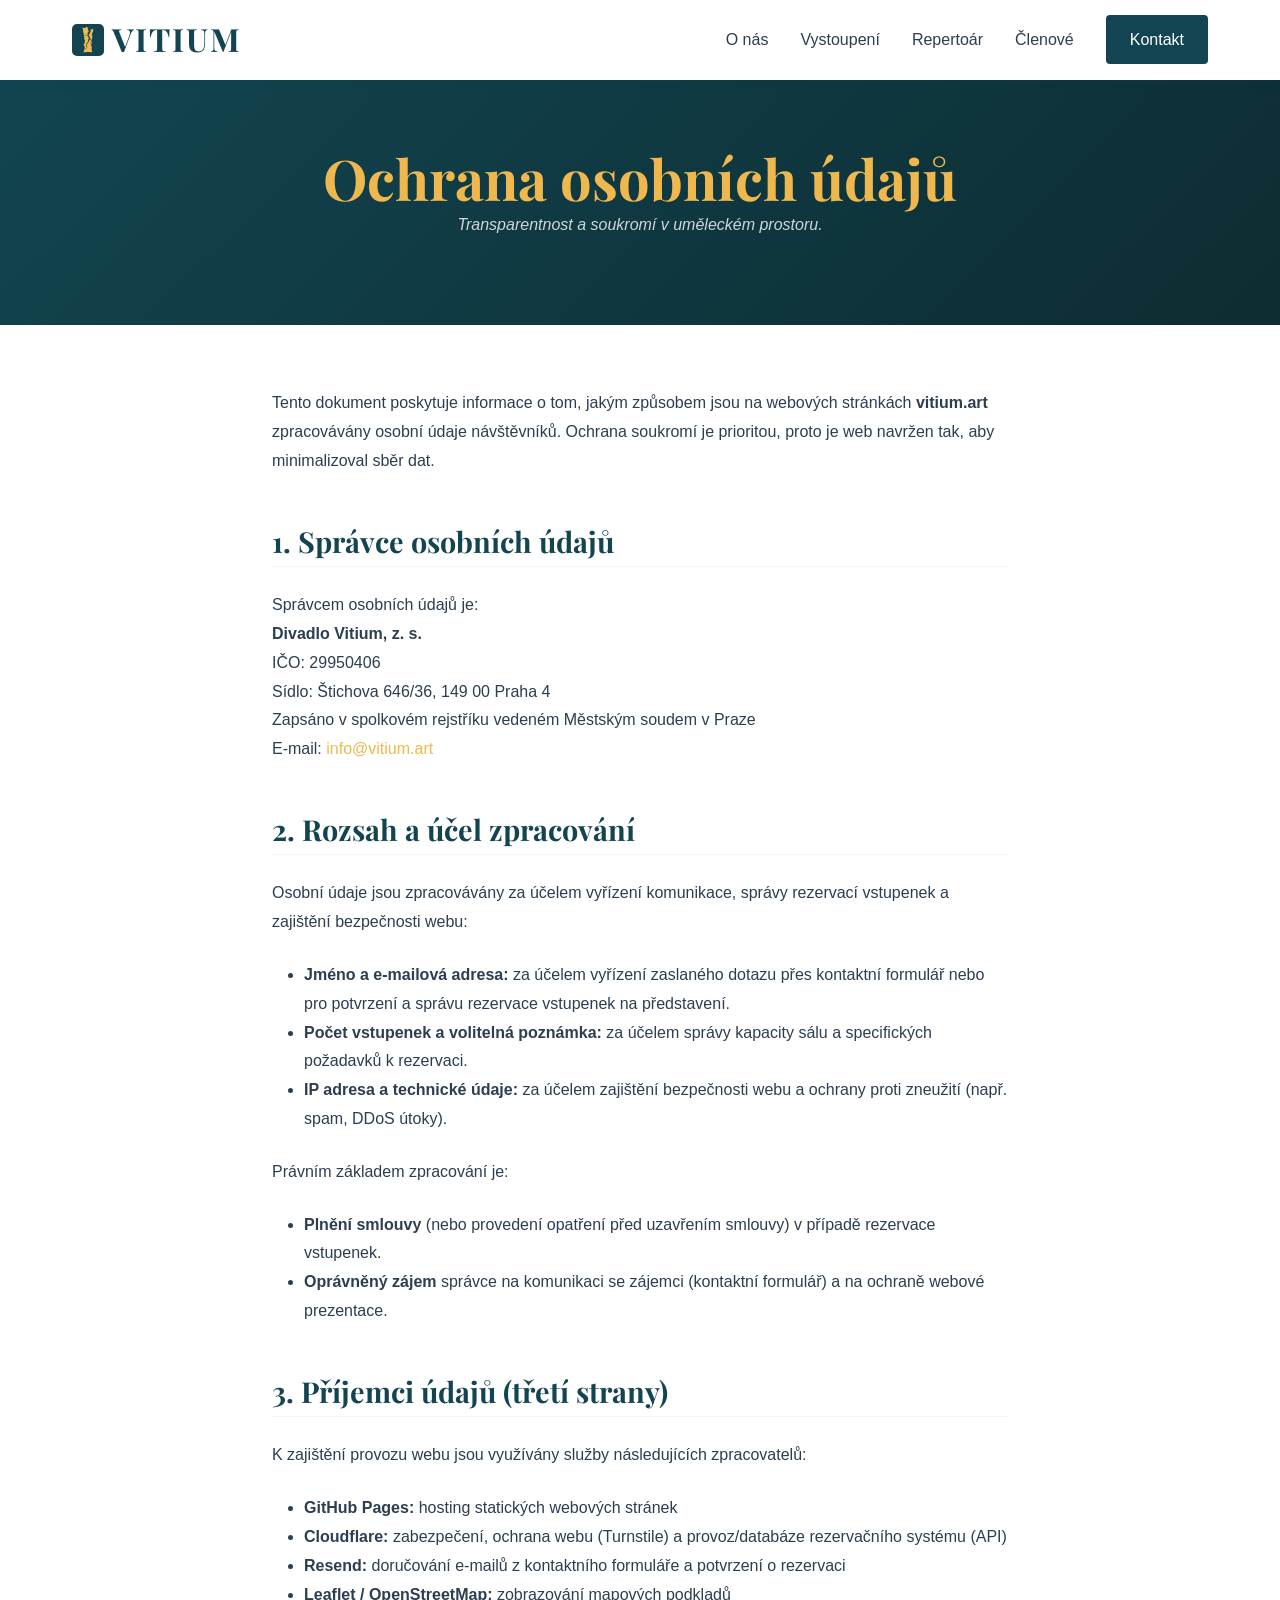
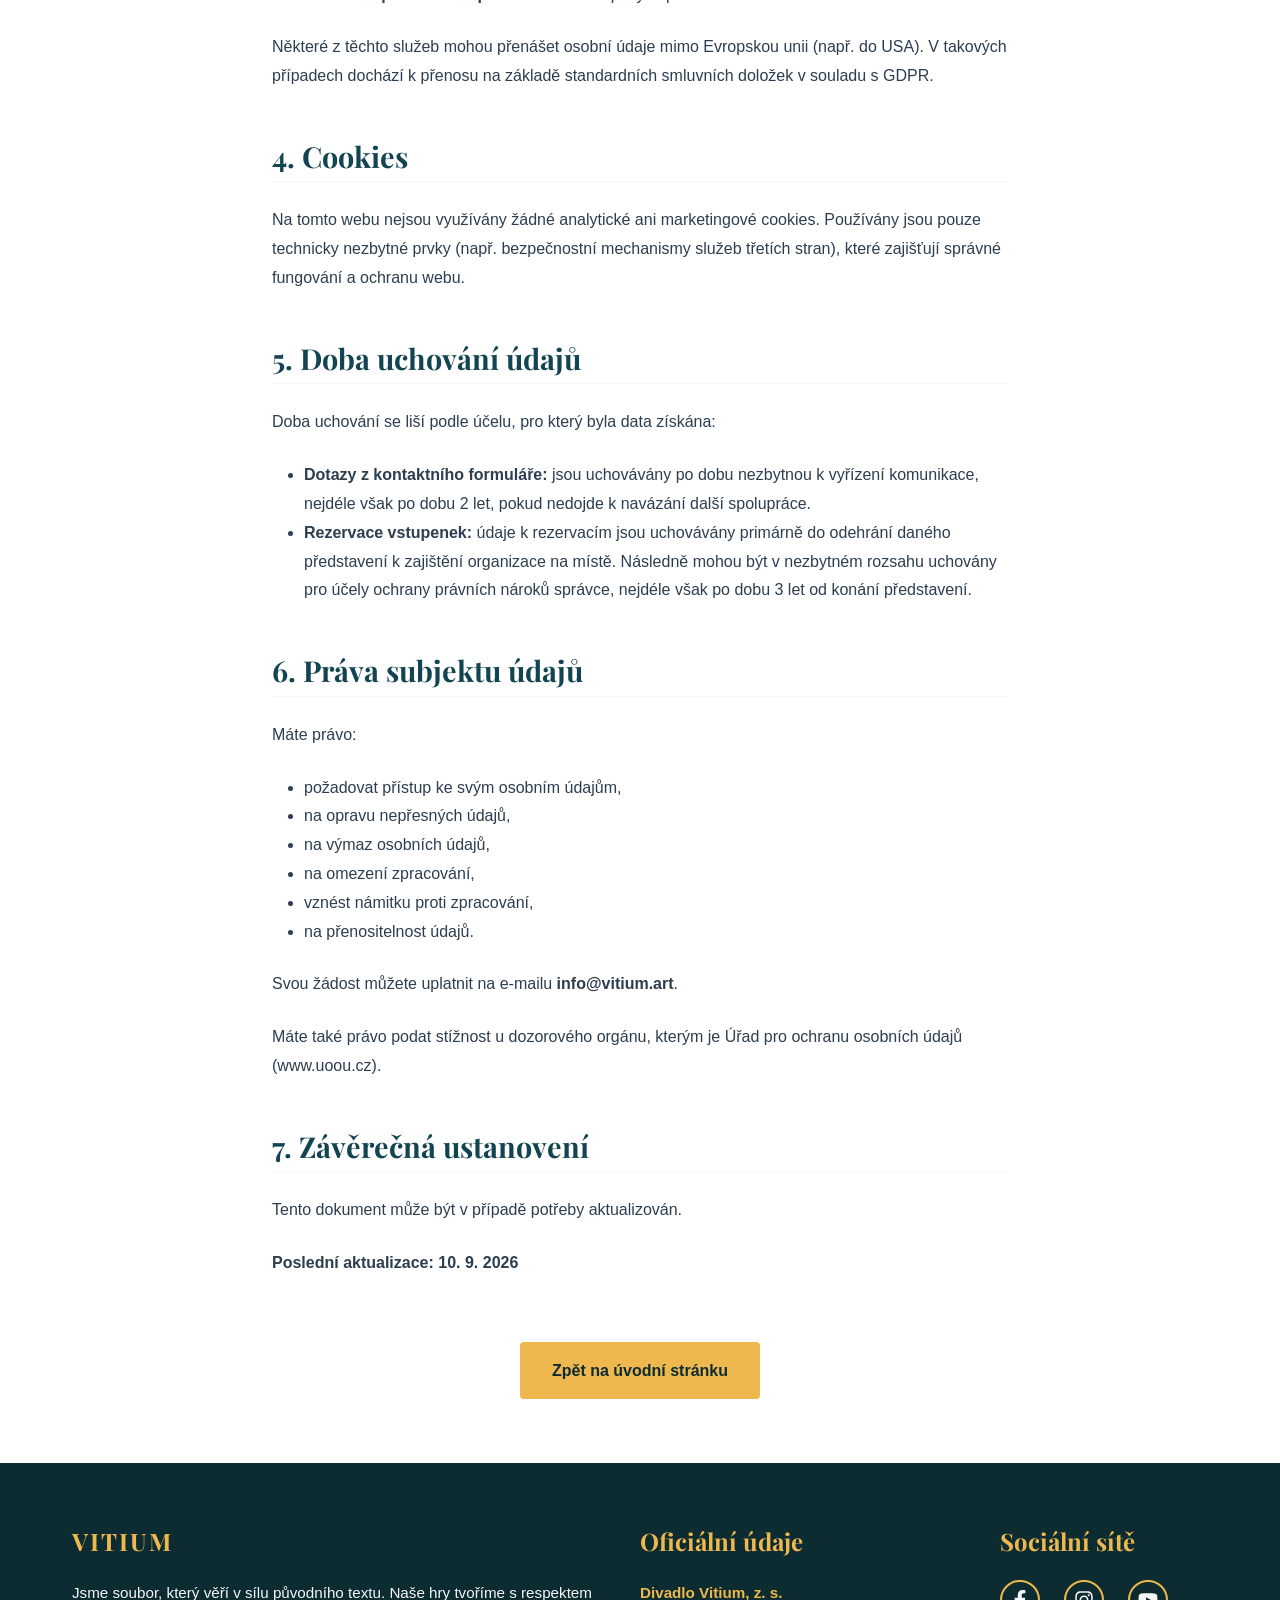
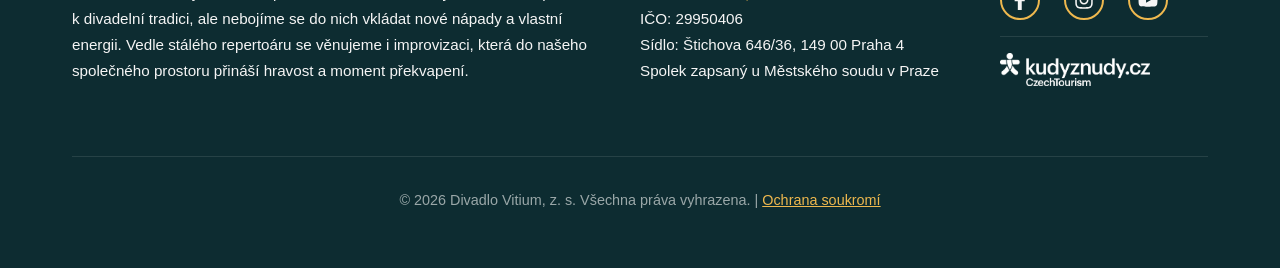
<file: privacy.html>
<!DOCTYPE html>
<html lang="cs">
<head>
    <meta charset="UTF-8">
    <meta name="viewport" content="width=device-width, initial-scale=1.0">
    <title>Vitium | Ochrana osobních údajů</title>
    <link rel="stylesheet" href="css/style.css?v=1.0.10">
    <link rel="stylesheet" href="css/responsive.css?v=1.0.1">
    <link rel="icon" type="image/svg+xml" href="/favicon.svg">
    <link rel="apple-touch-icon" sizes="180x180" href="/apple-touch-icon.png">
    <link rel="icon" type="image/png" sizes="32x32" href="/favicon-32x32.png">
    <link rel="icon" type="image/png" sizes="16x16" href="/favicon-16x16.png">
    <link rel="manifest" href="/site.webmanifest">
    <meta name="robots" content="noindex, nofollow">
</head>
<body>
    <nav class="navbar">
        <div class="navbar-container">
            <a href="#" class="navbar-logo">
                <div class="navbar-logo-ds"><img src="../images/web_logo_i.svg" alt="VITIUM Logo" loading="eager" fetchpriority="high" />&nbsp;</div>
                <div class="logo-text">VITIUM</div>
            </a>
            <ul class="nav-menu">
                <li class="nav-item"><a href="index.html#o-nas" class="nav-link">O&nbsp;nás</a></li>
                <li class="nav-item"><a href="index.html#vystoupeni" class="nav-link">Vystoupení</a></li>
                <li class="nav-item"><a href="index.html#repertoar" class="nav-link">Repertoár</a></li>
                <li class="nav-item"><a href="index.html#clenove" class="nav-link">Členové</a></li>
                <li class="nav-item"><a href="index.html#kontakt" class="nav-link nav-link-cta">Kontakt</a></li>
            </ul>
        </div>
    </nav>

    <header class="legal-hero">
        <div class="container">
            <h1>Ochrana osobních údajů</h1>
            <p style="opacity: 0.8; font-style: italic;">Transparentnost a soukromí v uměleckém prostoru.</p>
        </div>
    </header>

    <main class="container legal-content">
        <p>Tento dokument poskytuje informace o tom, jakým způsobem jsou na webových stránkách <strong>vitium.art</strong> zpracovávány osobní údaje návštěvníků. Ochrana soukromí je prioritou, proto je web navržen tak, aby minimalizoval sběr dat.</p>

        <h2>1. Správce osobních údajů</h2>
        <p>
            Správcem osobních údajů je:<br>
            <strong>Divadlo Vitium, z. s.</strong><br>
            IČO: 29950406<br>
            Sídlo: Štichova 646/36, 149 00 Praha 4<br>
            Zapsáno v spolkovém rejstříku vedeném Městským soudem v Praze<br>
            E-mail: <a href="mailto:info@vitium.art">info@vitium.art</a>
        </p>

        <h2>2. Rozsah a účel zpracování</h2>
        <p>Osobní údaje jsou zpracovávány za účelem vyřízení komunikace, správy rezervací vstupenek a zajištění bezpečnosti webu:</p>
        <ul>
            <li><strong>Jméno a e-mailová adresa:</strong> za účelem vyřízení zaslaného dotazu přes kontaktní formulář nebo pro potvrzení a správu rezervace vstupenek na představení.</li>
            <li><strong>Počet vstupenek a volitelná poznámka:</strong> za účelem správy kapacity sálu a specifických požadavků k rezervaci.</li>
            <li><strong>IP adresa a technické údaje:</strong> za účelem zajištění bezpečnosti webu a ochrany proti zneužití (např. spam, DDoS útoky).</li>
        </ul>
        <p>Právním základem zpracování je:</p>
        <ul>
            <li><strong>Plnění smlouvy</strong> (nebo provedení opatření před uzavřením smlouvy) v případě rezervace vstupenek.</li>
            <li><strong>Oprávněný zájem</strong> správce na komunikaci se zájemci (kontaktní formulář) a na ochraně webové prezentace.</li>
        </ul>

        <h2>3. Příjemci údajů (třetí strany)</h2>
        <p>K zajištění provozu webu jsou využívány služby následujících zpracovatelů:</p>
        <ul>
            <li><strong>GitHub Pages:</strong> hosting statických webových stránek</li>
            <li><strong>Cloudflare:</strong> zabezpečení, ochrana webu (Turnstile) a provoz/databáze rezervačního systému (API)</li>
            <li><strong>Resend:</strong> doručování e-mailů z kontaktního formuláře a potvrzení o rezervaci</li>
            <li><strong>Leaflet / OpenStreetMap:</strong> zobrazování mapových podkladů</li>
        </ul>
        <p>Některé z těchto služeb mohou přenášet osobní údaje mimo Evropskou unii (např. do USA). V takových případech dochází k přenosu na základě standardních smluvních doložek v souladu s GDPR.</p>

        <h2>4. Cookies</h2>
        <p>Na tomto webu nejsou využívány žádné analytické ani marketingové cookies. Používány jsou pouze technicky nezbytné prvky (např. bezpečnostní mechanismy služeb třetích stran), které zajišťují správné fungování a ochranu webu.</p>

        <h2>5. Doba uchování údajů</h2>
        <p>Doba uchování se liší podle účelu, pro který byla data získána:</p>
        <ul>
            <li><strong>Dotazy z kontaktního formuláře:</strong> jsou uchovávány po dobu nezbytnou k vyřízení komunikace, nejdéle však po dobu 2 let, pokud nedojde k navázání další spolupráce.</li>
            <li><strong>Rezervace vstupenek:</strong> údaje k rezervacím jsou uchovávány primárně do odehrání daného představení k zajištění organizace na místě. Následně mohou být v nezbytném rozsahu uchovány pro účely ochrany právních nároků správce, nejdéle však po dobu 3 let od konání představení.</li>
        </ul>
        <h2>6. Práva subjektu údajů</h2>
        <p>Máte právo:</p>
        <ul>
            <li>požadovat přístup ke svým osobním údajům,</li>
            <li>na opravu nepřesných údajů,</li>
            <li>na výmaz osobních údajů,</li>
            <li>na omezení zpracování,</li>
            <li>vznést námitku proti zpracování,</li>
            <li>na přenositelnost údajů.</li>
        </ul>
        <p>Svou žádost můžete uplatnit na e-mailu <strong>info@vitium.art</strong>.</p>

        <p>Máte také právo podat stížnost u dozorového orgánu, kterým je Úřad pro ochranu osobních údajů (www.uoou.cz).</p>

        <h2>7. Závěrečná ustanovení</h2>
        <p>Tento dokument může být v případě potřeby aktualizován.</p>
        <p><strong>Poslední aktualizace: 10. 9. 2026</strong></p>

        <div style="margin-top: var(--spacing-2xl); text-align: center;">
            <a href="index.html" class="ticket-btn" style="text-decoration: none;">Zpět na úvodní stránku</a>
        </div>
    </main>

    <footer class="footer">
        <div class="container">
            <div class="footer-content">
                <div class="footer-section">
                    <h4 class="vitium-text">VITIUM</h4>
                    <p>Jsme soubor, který věří v sílu původního textu. Naše hry tvoříme s respektem k divadelní tradici, ale nebojíme se do nich vkládat nové nápady a vlastní energii. Vedle stálého repertoáru se věnujeme i improvizaci, která do našeho společného prostoru přináší hravost a moment překvapení.</p>
                </div>
                <div class="footer-section">
                    <h4>Oficiální údaje</h4>
                    <p class="legal-details">
                        <strong>Divadlo Vitium, z. s.</strong><br>
                        IČO: 29950406<br>
                        Sídlo: Štichova 646/36, 149&nbsp;00 Praha 4<br>
                        Spolek zapsaný u Městského soudu v Praze
                    </p>
                </div>
                <div class="footer-section">
                    <h4>Sociální sítě</h4>
                    <div class="social-links">
                        <a href="#" class="social-link" title="Facebook">
                            <svg xmlns="http://www.w3.org/2000/svg" viewBox="0 0 320 512" width="20" height="20">
                                <path fill="currentColor" d="M279.14 288l14.22-92.66h-88.91v-60.13c0-25.35 12.42-50.06 52.24-50.06h40.42V6.26S260.43 0 225.36 0c-73.22 0-121.08 44.38-121.08 124.72v70.62H22.89V288h81.39v224h100.17V288z"/>
                            </svg>
                        </a>
                        <a href="#" class="social-link" title="Instagram">
                            <svg xmlns="http://www.w3.org/2000/svg" viewBox="0 0 448 512" width="20" height="20">
                                <path fill="currentColor" d="M224.1 141c-63.6 0-114.9 51.3-114.9 114.9s51.3 114.9 114.9 114.9S339 319.5 339 255.9 287.7 141 224.1 141zm0 189.6c-41.1 0-74.7-33.5-74.7-74.7s33.5-74.7 74.7-74.7 74.7 33.5 74.7 74.7-33.6 74.7-74.7 74.7zm146.4-194.3c0 14.9-12 26.8-26.8 26.8-14.9 0-26.8-12-26.8-26.8s12-26.8 26.8-26.8 26.8 12 26.8 26.8zm76.1 27.2c-1.7-35.9-9.9-67.7-36.2-93.9-26.2-26.2-58-34.4-93.9-36.2-37-2.1-147.9-2.1-184.9 0-35.8 1.7-67.6 9.9-93.9 36.1s-34.4 58-36.2 93.9c-2.1 37-2.1 147.9 0 184.9 1.7 35.9 9.9 67.7 36.2 93.9s58 34.4 93.9 36.2c37 2.1 147.9 2.1 184.9 0 35.9-1.7 67.7-9.9 93.9-36.2 26.2-26.2 34.4-58 36.2-93.9 2.1-37 2.1-147.8 0-184.8zM398.8 388c-7.8 19.6-22.9 34.7-42.6 42.6-29.5 11.7-99.5 9-132.1 9s-102.7 2.6-132.1-9c-19.6-7.8-34.7-22.9-42.6-42.6-11.7-29.5-9-99.5-9-132.1s-2.6-102.7 9-132.1c7.8-19.6 22.9-34.7 42.6-42.6 29.5-11.7 99.5-9 132.1-9s102.7-2.6 132.1 9c19.6 7.8 34.7 22.9 42.6 42.6 11.7 29.5 9 99.5 9 132.1s2.7 102.7-9 132.1z"/>
                            </svg>
                        </a>
                        <a href="#" class="social-link" title="YouTube">
                            <svg xmlns="http://www.w3.org/2000/svg" viewBox="0 0 576 512" width="20" height="20">
                                <path fill="currentColor" d="M549.655 124.083c-6.281-23.65-24.787-42.276-48.284-48.597C458.781 64 288 64 288 64S117.22 64 74.629 75.486c-23.497 6.322-42.003 24.947-48.284 48.597-11.412 42.867-11.412 132.305-11.412 132.305s0 89.438 11.412 132.305c6.281 23.65 24.787 41.5 48.284 47.821C117.22 448 288 448 288 448s170.781 0 213.371-11.486c23.497-6.321 42.003-24.171 48.284-47.821 11.412-42.867 11.412-132.305 11.412-132.305s0-89.438-11.412-132.305zm-317.51 213.508V175.185l142.739 81.205-142.739 81.201z"/>
                            </svg>
                        </a>
                    </div>
                    <a href="https://www.kudyznudy.cz/?utm_source=kzn&utm_medium=partneri_kzn&utm_campaign=banner" target="_blank" rel="noopener" title="Kudyznudy.cz – tipy na výlet"> <img src="images/kudyznudy.png" width="150"  height="33" border="0" alt="Kudyznudy.cz – tipy na výlet" /> </a>
                </div>
            </div>
            <div class="footer-bottom">
                <p>&copy; 2026 Divadlo Vitium, z. s. Všechna práva vyhrazena. | <a href="privacy.html">Ochrana soukromí</a></p>
            </div>
        </div>
    </footer>
</body>
</html>
</file>
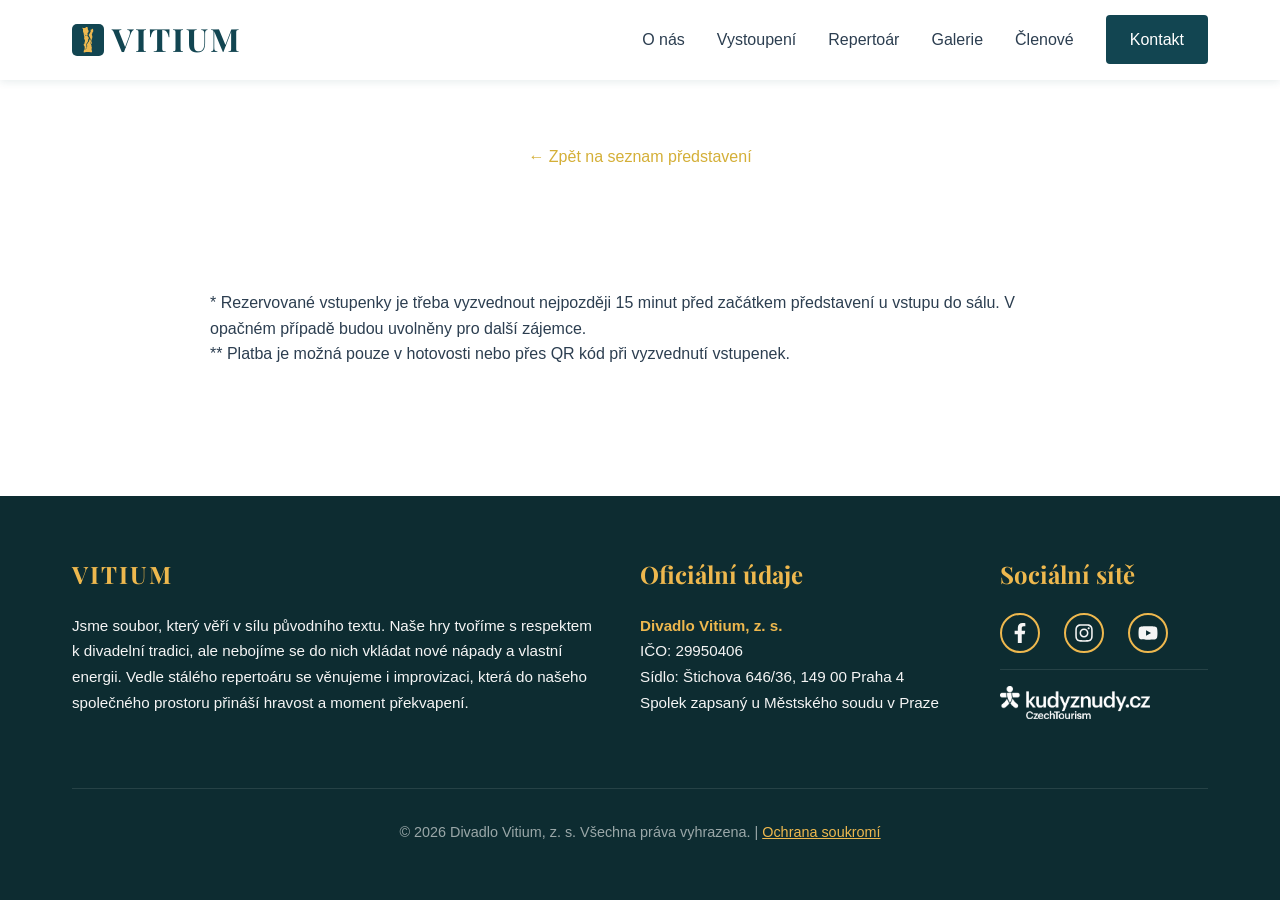
<file: tickets.html>
<!DOCTYPE html>
<html lang="cs">
<head>
    <meta charset="UTF-8">
    <meta name="viewport" content="width=device-width, initial-scale=1.0">
    <title>Vitium | Rezervace vstupenek</title>

    <meta name="description" content="Rezervuj si vstupenky na představení divadelního souboru Vitium.">
    <meta name="keywords" content="vstupenky, rezervace, divadlo, Vitium, Praha">
    <meta name="author" content="Vitium">
    <link rel="canonical" href="https://vitium.art/">

    <meta property="og:title" content="Vitium | Divadelní soubor">
    <meta property="og:description" content="Improvizace a autorská divadelní tvorba, která spojuje klasické prvky s neotřelým uměleckým zpracováním.">
    <meta property="og:image" content="https://vitium.art/images/og-image.png"> 
    <meta property="og:url" content="https://vitium.art/">
    <meta property="og:type" content="website">

    <meta http-equiv="Content-Security-Policy" content="default-src 'self'; script-src 'self' 'unsafe-inline' https://challenges.cloudflare.com https://cdnjs.cloudflare.com; style-src 'self' 'unsafe-inline' https://cdnjs.cloudflare.com; img-src 'self' data: blob: https://cdnjs.cloudflare.com; frame-src https://challenges.cloudflare.com; connect-src 'self' https://*.vitium.art;">
    
    <link rel="icon" type="image/svg+xml" href="/favicon.svg">
    <link rel="apple-touch-icon" sizes="180x180" href="/apple-touch-icon.png">
    <link rel="icon" type="image/png" sizes="32x32" href="/favicon-32x32.png">
    <link rel="icon" type="image/png" sizes="16x16" href="/favicon-16x16.png">
    <link rel="manifest" href="/site.webmanifest">

    <link rel="stylesheet" href="css/style.css?v=1.0.10">
    <link rel="stylesheet" href="css/responsive.css?v=1.0.1">
    <link rel="stylesheet" href="css/tickets.css?v=1.0.1">

    <script src="https://challenges.cloudflare.com/turnstile/v0/api.js" async defer></script>
</head>
<body>
    <!-- Navigation -->
    <nav class="navbar">
        <div class="navbar-container">
            <a href="#" class="navbar-logo">
                <div class="navbar-logo-ds"><img src="../images/web_logo_i.svg" alt="VITIUM Logo" loading="eager" fetchpriority="high" />&nbsp;</div>
                <div class="logo-text">VITIUM</div>
            </a>
            <ul class="nav-menu">
                <li class="nav-item"><a href="index.html#o-nas" class="nav-link">O&nbsp;nás</a></li>
                <li class="nav-item"><a href="index.html#vystoupeni" class="nav-link">Vystoupení</a></li>
                <li class="nav-item"><a href="index.html#repertoar" class="nav-link">Repertoár</a></li>
                <li class="nav-item"><a href="index.html#galerie" class="nav-link">Galerie</a></li>
                <li class="nav-item"><a href="index.html#clenove" class="nav-link">Členové</a></li>
                <li class="nav-item"><a href="index.html#kontakt" class="nav-link nav-link-cta">Kontakt</a></li>
            </ul>
            <div class="hamburger">
                <span></span>
                <span></span>
                <span></span>
            </div>
        </div>
    </nav>

    <!-- Tickets Section -->
    <section class="section">
        <div class="breadcrumb">
            <a href="index.html#vystoupeni">← Zpět na seznam představení</a>
        </div>

        <div id="error-container"></div>

        <div id="tickets-form-container" class="tickets-container">
            <!-- Vyplní se JavaScriptem -->
        </div>
        <div class="cf-turnstile" data-sitekey="0x4AAAAAACzHMOJk9QoTm_Pq" data-appearance="always"></div>
        <p class="tickets-container" style="display: block;">
            * Rezervované vstupenky je třeba vyzvednout nejpozději 15 minut před začátkem představení u vstupu do sálu.
            V opačném případě budou uvolněny pro další zájemce.<br>
            ** Platba je možná pouze v hotovosti nebo přes QR kód při vyzvednutí vstupenek.
        </p>
        
    </section>

    <!-- Footer -->
    <footer class="footer">
        <div class="container">
            <div class="footer-content">
                <div class="footer-section">
                    <h4 class="vitium-text">VITIUM</h4>
                    <p>Jsme soubor, který věří v sílu původního textu. Naše hry tvoříme s respektem k divadelní tradici, ale nebojíme se do nich vkládat nové nápady a vlastní energii. Vedle stálého repertoáru se věnujeme i improvizaci, která do našeho společného prostoru přináší hravost a moment překvapení.</p>
                </div>
                <div class="footer-section">
                    <h4>Oficiální údaje</h4>
                    <p class="legal-details">
                        <strong>Divadlo Vitium, z. s.</strong><br>
                        IČO: 29950406<br>
                        Sídlo: Štichova 646/36, 149&nbsp;00 Praha 4<br>
                        Spolek zapsaný u Městského soudu v Praze
                    </p>
                </div>
                <div class="footer-section">
                    <h4>Sociální sítě</h4>
                    <div class="social-links">
                        <a href="https://www.facebook.com/vitium.divadlo" target="_blank" rel="noopener" class="social-link" title="Facebook">
                            <svg xmlns="http://www.w3.org/2000/svg" viewBox="0 0 320 512" width="20" height="20">
                                <path fill="currentColor" d="M279.14 288l14.22-92.66h-88.91v-60.13c0-25.35 12.42-50.06 52.24-50.06h40.42V6.26S260.43 0 225.36 0c-73.22 0-121.08 44.38-121.08 124.72v70.62H22.89V288h81.39v224h100.17V288z"/>
                            </svg>
                        </a>
                        <a href="https://www.instagram.com/vitium_art" target="_blank" rel="noopener" class="social-link" title="Instagram">
                            <svg xmlns="http://www.w3.org/2000/svg" viewBox="0 0 448 512" width="20" height="20">
                                <path fill="currentColor" d="M224.1 141c-63.6 0-114.9 51.3-114.9 114.9s51.3 114.9 114.9 114.9S339 319.5 339 255.9 287.7 141 224.1 141zm0 189.6c-41.1 0-74.7-33.5-74.7-74.7s33.5-74.7 74.7-74.7 74.7 33.5 74.7 74.7-33.6 74.7-74.7 74.7zm146.4-194.3c0 14.9-12 26.8-26.8 26.8-14.9 0-26.8-12-26.8-26.8s12-26.8 26.8-26.8 26.8 12 26.8 26.8zm76.1 27.2c-1.7-35.9-9.9-67.7-36.2-93.9-26.2-26.2-58-34.4-93.9-36.2-37-2.1-147.9-2.1-184.9 0-35.8 1.7-67.6 9.9-93.9 36.1s-34.4 58-36.2 93.9c-2.1 37-2.1 147.9 0 184.9 1.7 35.9 9.9 67.7 36.2 93.9s58 34.4 93.9 36.2c37 2.1 147.9 2.1 184.9 0 35.9-1.7 67.7-9.9 93.9-36.2 26.2-26.2 34.4-58 36.2-93.9 2.1-37 2.1-147.8 0-184.8zM398.8 388c-7.8 19.6-22.9 34.7-42.6 42.6-29.5 11.7-99.5 9-132.1 9s-102.7 2.6-132.1-9c-19.6-7.8-34.7-22.9-42.6-42.6-11.7-29.5-9-99.5-9-132.1s-2.6-102.7 9-132.1c7.8-19.6 22.9-34.7 42.6-42.6 29.5-11.7 99.5-9 132.1-9s102.7-2.6 132.1 9c19.6 7.8 34.7 22.9 42.6 42.6 11.7 29.5 9 99.5 9 132.1s2.7 102.7-9 132.1z"/>
                            </svg>
                        </a>
                        <a href="https://www.youtube.com/@vitium_art" target="_blank" rel="noopener" class="social-link" title="YouTube">
                            <svg xmlns="http://www.w3.org/2000/svg" viewBox="0 0 576 512" width="20" height="20">
                                <path fill="currentColor" d="M549.655 124.083c-6.281-23.65-24.787-42.276-48.284-48.597C458.781 64 288 64 288 64S117.22 64 74.629 75.486c-23.497 6.322-42.003 24.947-48.284 48.597-11.412 42.867-11.412 132.305-11.412 132.305s0 89.438 11.412 132.305c6.281 23.65 24.787 41.5 48.284 47.821C117.22 448 288 448 288 448s170.781 0 213.371-11.486c23.497-6.321 42.003-24.171 48.284-47.821 11.412-42.867 11.412-132.305 11.412-132.305s0-89.438-11.412-132.305zm-317.51 213.508V175.185l142.739 81.205-142.739 81.201z"/>
                            </svg>
                        </a>
                    </div>
                    <a href="https://www.kudyznudy.cz/?utm_source=kzn&utm_medium=partneri_kzn&utm_campaign=banner" target="_blank" rel="noopener" title="Kudyznudy.cz – tipy na výlet"> <img src="images/kudyznudy.png" width="150"  height="33" border="0" alt="Kudyznudy.cz – tipy na výlet" /> </a>
                </div>
            </div>
            <div class="footer-bottom">
                <p>&copy; 2026 Divadlo Vitium, z. s. Všechna práva vyhrazena. | <a href="privacy.html">Ochrana soukromí</a></p>
            </div>
        </div>
    </footer>

    <script src="js/main.js?ver=1.0.0"></script>
    <script src="js/config.js?ver=1.1.0"></script>
    <script src="js/tickets.js?ver=1.1.1"></script>
</body>
</html>
</file>
<file: css/style.css>
/* ============================================
   VITIUM - Divadelní soubor
   CSS Stylesheet
   ============================================ */

@font-face {
    font-family: 'Playfair Display';
    font-style: normal;
    font-weight: 400;
    font-display: swap;
    src: url('../fonts/playfair-display-regular.woff2') format('woff2');
}

@font-face {
    font-family: 'Playfair Display';
    font-style: normal;
    font-weight: 700;
    font-display: swap;
    src: url('../fonts/playfair-display-700.woff2') format('woff2');
}

/* Color Variables */
:root {
    --color-primary: #124551;
    /* Petrolejová */
    --color-secondary: #eeb84e;
    /* Zlatá */
    --color-dark: #0d2c31;
    /* Tmavá petrolejová */
    --color-light: #f5f5f5;
    /* Světlá */
    --color-white: #ffffff;
    --color-text: #2c3e50;
    --color-text-light: #7f8c8d;
    --color-text-lighter: #9aa7a8;
    --color-accent: #f0c863;
    /* Teplá zlatá (harmonizovaná) */

    --font-primary: 'Playfair Display', 'Georgia', serif;
    --font-secondary: 'Arial', 'Helvetica', sans-serif;

    --spacing-xs: 0.5rem;
    --spacing-sm: 1rem;
    --spacing-md: 1.5rem;
    --spacing-lg: 2rem;
    --spacing-xl: 3rem;
    --spacing-2xl: 4rem;

    --transition-fast: 0.2s ease-in-out;
    --transition-normal: 0.3s ease-in-out;
    --transition-slow: 0.5s ease-in-out;
}


/* ============================================
   GLOBAL STYLES
   ============================================ */

* {
    margin: 0;
    padding: 0;
    box-sizing: border-box;
}

html {
    scroll-behavior: smooth;
}

body {
    font-family: var(--font-secondary);
    color: var(--color-text);
    background-color: var(--color-white);
    line-height: 1.6;
    overflow-x: hidden;
    display: flex;
    flex-direction: column;
    min-height: 100vh;
    margin: 0;
    min-width: 300px;
}

.container {
    max-width: 1200px;
    margin: 0 auto;
    padding: 0 var(--spacing-lg);
}

/* ============================================
   TYPOGRAPHY
   ============================================ */

h1,
h2,
h3,
h4,
h5,
h6 {
    font-family: var(--font-primary);
    color: var(--color-primary);
    line-height: 1.2;
}

h1 {
    font-size: 3.5rem;
}

h2 {
    font-size: 2.5rem;
}

h3 {
    font-size: 1.75rem;
}

h4 {
    font-size: 1.5rem;
}

h5 {
    font-size: 1.25rem;
}

h6 {
    font-size: 1rem;
}

p {
    margin-bottom: var(--spacing-md);
}

a {
    color: var(--color-secondary);
    text-decoration: none;
    transition: color var(--transition-fast);
}

a:hover {
    color: var(--color-accent);
}

.vitium-text {
    letter-spacing: 2px;
}

/* ============================================
   NAVIGATION
   ============================================ */

.navbar {
    position: sticky;
    top: 0;
    z-index: 100;
    background-color: var(--color-white);
    box-shadow: 0 2px 8px rgba(26, 79, 85, 0.1);
    padding: var(--spacing-md) 0;
    flex-shrink: 0;
    z-index: 2000;
}

.navbar-container {
    max-width: 1200px;
    margin: 0 auto;
    padding: 0 var(--spacing-lg);
    display: flex;
    justify-content: space-between;
    align-items: center;
}

.navbar-logo {
    display: flex;
    align-items: center;
    gap: var(--spacing-xs);
    font-family: var(--font-primary);
    font-size: 0.875rem;
    color: var(--color-primary);
}

.navbar-logo:hover {
    color: var(--color-primary);
}

.navbar-logo-ds{
    background: var(--color-primary);
    padding: 5px;
    min-width: 32px;
    text-align: center;
    border-radius: 5px;
    position: relative;
}

.navbar-logo-ds img {
    width: -1px;
    height: 28px;
    margin: 0;
    position: absolute;
    left: 6px;
    bottom: 2px;
}


.logo {
    height: 30px;
    width: auto;
}

.logo-text {
    /*color: transparent;
    background: url('../images/web_logo_header.svg') no-repeat center center;
    background-size: 8rem;*/
    font-size: 2rem;
    line-height: 1;
    font-weight: bold;
    letter-spacing: 2px;
    margin-top: -2px;
}

.nav-menu {
    display: flex;
    list-style: none;
    gap: var(--spacing-lg);
    align-items: center;
}

.nav-link {
    font-size: 1rem;
    color: var(--color-text);
    transition: color var(--transition-fast), border-bottom var(--transition-fast);
    position: relative;
    padding-bottom: 4px;
    border-bottom: 2px solid transparent;
}

.nav-link:hover {
    color: var(--color-primary);
    border-bottom-color: var(--color-secondary);
}

.nav-link-cta {
    background-color: var(--color-primary);
    color: var(--color-white);
    padding: var(--spacing-sm) var(--spacing-md);
    border-radius: 4px;
    border: none;
}

.nav-link-cta:hover {
    background-color: var(--color-secondary);
    color: var(--color-dark);
    border-bottom: none;
}

.hamburger {
    display: none;
    flex-direction: column;
    cursor: pointer;
    gap: 5px;
    padding: 4px;
}

.hamburger span {
    width: 25px;
    height: 3px;
    background-color: var(--color-primary);
    transition: all var(--transition-fast);
    transform-origin: center;
}

.hamburger.active span:nth-child(1) {
    transform: rotate(45deg) translate(9.5px, 9.5px);
}

.hamburger.active span:nth-child(2) {
    opacity: 0;
}

.hamburger.active span:nth-child(3) {
    transform: rotate(-45deg) translate(9.5px, -9.5px);
}

/* ============================================
   HERO SECTION
   ============================================ */

.hero {
    position: relative;
    min-height: calc(100dvh - 80px);
    display: flex;
    align-items: center;
    justify-content: center;
    background: linear-gradient(135deg, var(--color-primary) 0%, var(--color-dark) 100%);
    color: var(--color-white);
    overflow: hidden;
}

.hero-background {
    position: absolute;
    width: 100%;
    height: 100%;
    top: 0;
    left: 0;
    opacity: 0.1;
}

.branch {
    position: absolute;
    width: 100px;
    height: calc(40% - 100px);
    left: 50%;
    transform: translateX(-50%);
}

.branch-top {
    top: -50px;
    background: linear-gradient(180deg, transparent 0%, var(--color-white) 100%);
}

.branch-bottom {
    bottom: -50px;
    background: linear-gradient(0deg, transparent 0%, var(--color-white) 100%);
}

.hero-content {
    position: relative;
    z-index: 10;
    text-align: center;
    animation: fadeInUp 2s ease-out;
}

.hero-title {
    margin-bottom: var(--spacing-lg);
}

.hero-title img{
    width: 32rem;
}

.hero-title-highlight {
    font-size: 0.5rem;
    letter-spacing: 0;
}

.hero-subtitle {
    font-size: 2rem;
    margin-bottom: var(--spacing-lg);
    font-weight: 300;
    letter-spacing: 2px;
    color: transparent;
}

.hero-tagline {
    font-size: 1.25rem;
    margin-bottom: var(--spacing-2xl);
    font-style: italic;
    opacity: 0.9;
}

.cta-button {
    display: inline-block;
    padding: var(--spacing-md) var(--spacing-2xl);
    background-color: var(--color-secondary);
    color: var(--color-dark);
    font-size: 1.1rem;
    font-weight: bold;
    border-radius: 50px;
    transition: all var(--transition-normal);
    text-transform: uppercase;
    letter-spacing: 1px;
}

.cta-button:hover {
    background-color: var(--color-accent);
    transform: translateY(-3px);
    box-shadow: 0 10px 20px rgba(212, 175, 55, 0.3);
    color: var(--color-primary);
}

/* ============================================
   SECTIONS
   ============================================ */

.section {
    padding: var(--spacing-2xl) 0;
    scroll-margin-top: 80px;
    flex: 1 0 auto;
}

.section-title {
    text-align: center;
    margin-bottom: var(--spacing-2xl);
    position: relative;
    padding-bottom: var(--spacing-lg);
}

.section-title::after {
    content: '';
    position: absolute;
    bottom: 0;
    left: 50%;
    transform: translateX(-50%);
    width: 60px;
    height: 3px;
    background: linear-gradient(90deg, var(--color-secondary) 0%, var(--color-primary) 100%);
}

/* ============================================
   ABOUT SECTION
   ============================================ */

.about {
    background-color: var(--color-white);
}

.about-content {
    display: grid;
    grid-template-columns: 1fr 1fr;
    gap: var(--spacing-2xl);
    align-items: center;
}

.about-text p {
    font-size: 1.05rem;
    color: var(--color-text);
    line-height: 1.8;
}

.about-text p:last-of-type {
    margin-bottom: 0;
}

.about-stats {
    display: grid;
    grid-template-columns: repeat(3, 1fr);
    gap: var(--spacing-lg);
}

.stat-item {
    background: linear-gradient(135deg, var(--color-primary) 0%, var(--color-dark) 100%);
    color: var(--color-white);
    padding: var(--spacing-xl);
    border-radius: 8px;
    text-align: center;
    transition: transform var(--transition-normal);
    display: flex;
    flex-direction: column;
    justify-content: center;
    align-items: center;
    min-width: 0;
}

.stat-item:hover {
    transform: translateY(-5px);
}

.stat-number {
    font-size: 2.5rem;
    color: var(--color-secondary);
    margin-bottom: var(--spacing-sm);
}

.stat-label {
    font-size: 0.95rem;
}

/* ============================================
   MEMBERS SECTION
   ============================================ */

.members {
    background-color: var(--color-light);
}

.members-grid {
    display: grid;
    grid-template-columns: repeat(auto-fit, minmax(280px, 1fr));
    gap: var(--spacing-xl);
}

.member-card {
    background-color: var(--color-white);
    border-radius: 8px;
    overflow: hidden;
    box-shadow: 0 4px 15px rgba(26, 79, 85, 0.1);
    transition: all var(--transition-normal);
}

.member-card:hover {
    transform: translateY(-10px);
    box-shadow: 0 12px 25px rgba(26, 79, 85, 0.2);
}

.member-image {
    width: 100%;
    height: 250px;
    overflow: hidden;
    background-color: black;
    position: relative;
}

.member-image img {
    width: 100%;
    height: 100%;
    object-fit: cover;
    transition: transform var(--transition-normal);
}

.member-image::after {
    content: '';
    position: absolute;
    top: 0;
    left: 0;
    width: 100%;
    height: 100%;
    background: radial-gradient(circle at center, rgba(18, 69, 81, 0) 0%, rgba(18, 69, 81, 0) 35%, var(--color-dark) 70%, var(--color-dark) 100%);
    pointer-events: none;
}

.member-card:hover .member-image img {
    transform: scale(1.05);
}

.member-name {
    padding: var(--spacing-lg) var(--spacing-md) var(--spacing-sm);
    color: var(--color-primary);
}

.member-role {
    padding: 0 var(--spacing-md);
    color: var(--color-secondary);
    font-size: 0.9rem;
    font-weight: bold;
    text-transform: uppercase;
    letter-spacing: 1px;
}

.member-bio {
    padding: var(--spacing-md);
    color: var(--color-text-light);
    font-size: 0.95rem;
}

/* ============================================
   REPERTOIRE SECTION
   ============================================ */

.repertoire {
    background: linear-gradient(135deg, rgba(26, 79, 85, 0.1) 0%, rgba(212, 175, 55, 0.1) 100%);
}

.repertoire-intro {
    text-align: center;
    max-width: 600px;
    margin: 0 auto var(--spacing-2xl);
    font-size: 1.1rem;
}

.repertoire-grid {
    display: grid;
    grid-template-columns: repeat(auto-fit, minmax(280px, 1fr));
    gap: var(--spacing-xl);
}

.repertoire-card {
    background-color: var(--color-white);
    border-radius: 8px;
    overflow: hidden;
    box-shadow: 0 4px 15px rgba(26, 79, 85, 0.1);
    transition: all var(--transition-normal);
    display: flex;
    flex-direction: column;
}

.repertoire-card:hover {
    transform: translateY(-10px);
    box-shadow: 0 12px 30px rgba(26, 79, 85, 0.15);
}

.repertoire-image {
    position: relative;
    width: 100%;
    height: 350px;
    overflow: hidden;
    background-color: var(--color-primary);
}

.repertoire-image img {
    width: 100%;
    height: 100%;
    object-fit: cover;
    transition: transform var(--transition-normal);
}

.repertoire-card:hover .repertoire-image img {
    transform: scale(1.08);
}

.repertoire-tag {
    position: absolute;
    top: var(--spacing-md);
    right: var(--spacing-md);
    background-color: var(--color-secondary);
    color: var(--color-dark);
    padding: var(--spacing-xs) var(--spacing-md);
    border-radius: 20px;
    font-size: 0.75rem;
    font-weight: bold;
    text-transform: uppercase;
}

.repertoire-title {
    padding: var(--spacing-lg) var(--spacing-md) var(--spacing-sm);
    color: var(--color-primary);
}

.repertoire-type {
    padding: 0 var(--spacing-md);
    color: var(--color-secondary);
    font-size: 0.85rem;
    text-transform: uppercase;
    letter-spacing: 1px;
    font-weight: bold;
}

.repertoire-description {
    padding: var(--spacing-md);
    color: var(--color-text-light);
    font-size: 0.95rem;
}

.repertoire-meta {
    padding: var(--spacing-md);
    display: flex;
    gap: var(--spacing-md);
    border-top: 1px solid var(--color-light);
    flex-wrap: wrap;
    margin-top: auto;
}

.meta-item {
    font-size: 0.85rem;
    color: var(--color-text-light);
}

/* Gallery Section */
.gallery {
    padding-bottom: 0;
    overflow: hidden;
}

.instagram-carousel {
    width: 100%;
    overflow: hidden;
    padding: var(--spacing-lg) 0;
    background: linear-gradient(to bottom, #f0f4f5 0%, #ffffff 100%);
    position: relative;
    box-shadow: inset 0 -2px 8px rgba(18, 69, 81, 0.05);
    -webkit-mask-image: linear-gradient(to right, transparent -10%, black 10%, black 90%, transparent 110%);
    mask-image: linear-gradient(to right, transparent -10%, black 10%, black 90%, transparent 110%);
    position: relative;
    overflow: hidden;
}

.carousel-track {
    display: flex;
    width: max-content; 
    
}

.carousel-track:hover {
    animation-play-state: paused;
    /* Při najetí myší se pás zastaví */
}

.nav-btn {
    position: absolute;
    top: 50%;
    transform: translateY(-50%);
    z-index: 10;
    
    background-color: rgba(0, 0, 0, 0.4);
    color: white;
    border: none;
    padding: 20px 15px;
    font-size: 24px;
    cursor: pointer;
    backdrop-filter: blur(4px); 
    transition: background-color 0.3s ease;
}

.nav-btn:hover {
    background-color: rgba(0, 0, 0, 0.8);
}

.prev-btn {
    left: 0;
    border-radius: 0 8px 8px 0;
}

.next-btn {
    right: 0;
    border-radius: 8px 0 0 8px;
}

.gallery-item {
    width: 400px;
    height: 400px;
    flex-shrink: 0;
    padding: 0 10px;
}

.gallery-item img {
    width: 100%;
    height: 100%;
    object-fit: cover;
    border-radius: 12px;
    transition: transform 0.3s ease, box-shadow 0.3s ease, filter 0.3s ease;
    filter: grayscale(15%) brightness(1);
    box-shadow: 0 4px 12px rgba(18, 69, 81, 0.2);
    display: block;
}

.gallery-item img:hover {
    transform: scale(1.08) translateY(-4px);
    filter: grayscale(0%) brightness(1.1);
    box-shadow: 0 8px 20px rgba(18, 69, 81, 0.35);
    cursor: pointer;
}

/* ============================================
   PERFORMANCES SECTION
   ============================================ */

.performances {
    background-color: var(--color-light);
}

.performances-filter {
    display: flex;
    justify-content: center;
    gap: var(--spacing-md);
    margin-bottom: var(--spacing-2xl);
    flex-wrap: wrap;
}

.filter-btn {
    padding: var(--spacing-sm) var(--spacing-lg);
    border: 2px solid var(--color-primary);
    background-color: transparent;
    color: var(--color-primary);
    border-radius: 25px;
    cursor: pointer;
    transition: all var(--transition-normal);
    font-weight: bold;
}

.filter-btn:hover,
.filter-btn.active {
    background-color: var(--color-primary);
    color: var(--color-white);
}

.performances-list {
    display: flex;
    flex-direction: column;
    gap: var(--spacing-lg);
}

.performance-item {
    display: grid;
    grid-template-columns: auto 1fr auto;
    gap: var(--spacing-lg);
    align-items: center;
    background-color: var(--color-white);
    padding: var(--spacing-lg);
    border-radius: 8px;
    box-shadow: 0 2px 10px rgba(26, 79, 85, 0.08);
    border-left: 5px solid var(--color-secondary);
    transition: all var(--transition-normal);
}

.performance-item:hover {
    box-shadow: 0 8px 25px rgba(26, 79, 85, 0.15);
    transform: translateX(5px);
}

.performance-item.hide-action .performance-action {
    display: none !important;
}

.performance-date {
    display: flex;
    flex-direction: column;
    align-items: center;
    justify-content: center;
    min-width: 80px;
    background: linear-gradient(135deg, var(--color-primary) 0%, var(--color-dark) 100%);
    color: var(--color-white);
    padding: var(--spacing-md);
    border-radius: 8px;
}

.date-day {
    font-size: 1.8rem;
    font-weight: bold;
}

.date-month {
    font-size: 0.85rem;
    text-transform: uppercase;
    letter-spacing: 1px;
}

.performance-details h3 {
    margin-bottom: var(--spacing-xs);
}

.performance-venue {
    color: var(--color-text-light);
    font-size: 0.95rem;
    margin-bottom: var(--spacing-xs);
}

.performance-time {
    color: var(--color-secondary);
    font-weight: bold;
}

.sold-out {
    display: inline-block;
    padding: var(--spacing-sm) var(--spacing-lg);
    background-color: var(--color-secondary);
    color: var(--color-dark);
    border-radius: 4px;
    font-weight: bold;
    opacity: 0.3;
}

.ticket-btn {
    display: inline-block;
    padding: var(--spacing-sm) var(--spacing-lg);
    background-color: var(--color-secondary);
    color: var(--color-dark);
    border-radius: 4px;
    font-weight: bold;
    transition: all var(--transition-fast);
}

.ticket-btn:hover {
    background-color: var(--color-accent);
    transform: scale(1.05);
    color: var(--color-dark);
}

/* ============================================
   CONTACT SECTION
   ============================================ */

.contact {
    background: linear-gradient(135deg, var(--color-primary) 0%, var(--color-dark) 100%);
    color: var(--color-white);
}

.contact .section-title {
    color: var(--color-secondary);
}

.contact .section-title::after {
    background: linear-gradient(90deg, var(--color-secondary) 0%, var(--color-accent) 100%);
}

.contact-content {
    display: grid;
    grid-template-columns: 1fr 1fr;
    gap: var(--spacing-2xl);
}

.contact-info {
    display: grid;
    grid-template-columns: repeat(2, 1fr);
    gap: var(--spacing-xl);
}

.contact-item h3 {
    color: var(--color-secondary);
    margin-bottom: var(--spacing-sm);
}

.contact-item a {
    color: var(--color-accent);
}

.contact-item a:hover {
    color: var(--color-white);
}

.social-links {
    display: flex;
    gap: var(--spacing-md);
    flex-wrap: wrap;
    margin-bottom: var(--spacing-sm);
    border-bottom: 1px solid rgba(255, 255, 255, 0.1);
    padding-bottom: var(--spacing-sm);
}

.social-link {
    display: inline-flex;
    align-items: center;
    justify-content: center;
    width: 40px;
    height: 40px;
    border: 2px solid var(--color-secondary);
    border-radius: 50%;
    color: var(--color-secondary);
    transition: all var(--transition-fast);
    font-size: 1.2rem;
}

.social-link:hover {
    background-color: var(--color-secondary);
    color: var(--color-white) !important;
}

.contact-form {
    background-color: rgba(255, 255, 255, 0.1);
    padding: var(--spacing-xl);
    border-radius: 8px;
    backdrop-filter: blur(10px);
}

.contact-form h3 {
    color: var(--color-secondary);
    margin-bottom: var(--spacing-lg);
}

.contact-form input,
.contact-form textarea {
    width: 100%;
    margin-bottom: var(--spacing-md);
    padding: var(--spacing-md);
    border: none;
    border-radius: 4px;
    background-color: rgba(255, 255, 255, 0.9);
    font-family: var(--font-secondary);
}

.contact-form textarea {
    resize: vertical;
}

.submit-btn {
    width: 100%;
    padding: var(--spacing-md);
    background-color: var(--color-secondary);
    color: var(--color-dark);
    border: none;
    border-radius: 4px;
    font-weight: bold;
    font-size: 1rem;
    cursor: pointer;
    transition: all var(--transition-normal);
}

.submit-btn:hover {
    background-color: var(--color-accent);
    transform: translateY(-2px);
}

/* ============================================
   FOOTER
   ============================================ */

.footer {
    background-color: var(--color-dark);
    color: var(--color-light);
    padding: var(--spacing-2xl) 0 var(--spacing-lg);
    flex-shrink: 0;
}

.footer-content {
    display: grid;
    grid-template-columns: 5fr 3fr 2fr;
    gap: var(--spacing-xl);
    margin-bottom: var(--spacing-xl);
}

.footer-section h4 {
    color: var(--color-secondary);
    margin-bottom: var(--spacing-md);
}

.footer-section p {
    color: var(--color-light);
    font-size: 0.95rem;
    line-height: 1.7;
}

.footer-section .legal-details {
    margin: 0;
}

.footer-section .legal-details strong {
    color: var(--color-secondary);
}

.footer-section ul {
    list-style: none;
}

.footer-section ul li {
    margin-bottom: var(--spacing-sm);
}

.footer-section a {
    color: var(--color-light);
    transition: color var(--transition-fast);
}

.footer-section a:hover {
    color: var(--color-secondary);
}

.footer-bottom {
    border-top: 1px solid rgba(255, 255, 255, 0.1);
    padding-top: var(--spacing-lg);
    text-align: center;
    color: var(--color-text-lighter);
    font-size: 0.9rem;
}

.footer-bottom a {
    text-decoration: underline;
}

a.admin-door {
    color: inherit;
    text-decoration: none;
    cursor: default;
    transition: opacity 0.3s;
}

a.admin-door:hover {
    color: inherit;
    opacity: 0.8;
}

/* ============================================
   LEGAL NOTICE
   ============================================ */
.legal-content {
    max-width: 800px;
    /* Užší blok pro lepší čitelnost textu */
    margin: 0 auto;
    padding: var(--spacing-2xl) var(--spacing-lg);
}

.legal-content h2 {
    margin-top: var(--spacing-xl);
    margin-bottom: var(--spacing-md);
    font-size: 1.8rem;
    border-bottom: 1px solid var(--color-light);
    padding-bottom: var(--spacing-xs);
}

.legal-content p,
.legal-content ul {
    margin-bottom: var(--spacing-md);
    color: var(--color-text);
    line-height: 1.8;
}

.legal-content ul {
    padding-left: var(--spacing-lg);
}

.legal-hero {
    background: linear-gradient(135deg, var(--color-primary) 0%, var(--color-dark) 100%);
    color: var(--color-white);
    padding: var(--spacing-2xl) 0;
    text-align: center;
}

.legal-hero h1 {
    color: var(--color-secondary);
    margin-bottom: 0;
}

/* ============================================
   ANIMATIONS
   ============================================ */

@keyframes fadeInUp {
    from {
        opacity: 0.3;
        transform: translateY(30px);
    }

    to {
        opacity: 1;
        transform: translateY(0);
    }
}

@keyframes slideInLeft {
    from {
        opacity: 0;
        transform: translateX(-30px);
    }

    to {
        opacity: 1;
        transform: translateX(0);
    }
}

@keyframes slideInRight {
    from {
        opacity: 0;
        transform: translateX(30px);
    }

    to {
        opacity: 1;
        transform: translateX(0);
    }
}
</file>
<file: css/responsive.css>
/* ============================================
   RESPONSIVE DESIGN
   ============================================ */

/* Tablet (768px - 1024px) */
@media (max-width: 1024px) {
    :root {
        --spacing-xl: 2.5rem;
        --spacing-2xl: 3rem;
    }

    h1 { font-size: 2.5rem; }
    h2 { font-size: 2rem; }
    h3 { font-size: 1.5rem; }

    .container {
        padding: 0 var(--spacing-md);
    }

    .hero-title img {
        width: 20rem;
    }

    .about-content {
        grid-template-columns: 1fr;
    }

    .about-stats {
        grid-template-columns: repeat(3, 1fr);
    }

    .contact-content {
        grid-template-columns: 1fr;
    }

    .contact-info {
        grid-template-columns: repeat(2, 1fr);
    }
    
    .navbar-container{
        padding: 0 var(--spacing-sm);
    }
    
}

/* Mobilní zařízení (481px - 767px) */
@media (max-width: 767px) {
    :root {
        --spacing-md: 1rem;
        --spacing-lg: 1.5rem;
        --spacing-xl: 2rem;
        --spacing-2xl: 2.5rem;
    }

    h1 { font-size: 2rem; }
    h2 { font-size: 1.75rem; }
    h3 { font-size: 1.25rem; }
    h4 { font-size: 1.1rem; }

    /* Navigation */
    .nav-menu {
        position: fixed;
        left: -100%;
        top: 60px;
        flex-direction: column;
        background-color: var(--color-white);
        width: 100%;
        text-align: center;
        transition: 0.3s;
        box-shadow: 0 10px 27px rgba(26, 79, 85, 0.05);
        padding: var(--spacing-lg) 0;
        gap: 0;
        z-index: 99;
    }

    .nav-menu.active {
        left: 0;
    }

    .nav-item {
        padding: var(--spacing-md) 0;
    }

    .navbar-container{
        padding: 0 var(--spacing-lg);
    }

    .hamburger {
        display: flex;
    }

    .hamburger.active span:nth-child(1) {
        transform: rotate(-45deg) translate(-5px, 6px);
    }

    .hamburger.active span:nth-child(2) {
        opacity: 0;
    }

    .hamburger.active span:nth-child(3) {
        transform: rotate(45deg) translate(-6px, -6px);
    }

    /* Hero */
    .hero {
        min-height: calc(100dvh - 60px);
        padding: 0;
    }

    .hero-tagline {
        font-size: 1rem;
    }

    .cta-button {
        padding: var(--spacing-md) var(--spacing-lg);
        font-size: 1rem;
    }

    /* Sections */
    .section {
        padding: var(--spacing-xl) 0;
    }

    /* Members */
    .members-grid {
        /* grid-template-columns: 1fr; */
        gap: var(--spacing-lg);
    }

    /* .member-image {
        height: 200px;
    } */

    /* About */
    /* .about-stats {
        grid-template-columns: 1fr;
    } */

    .stat-item {
        padding: var(--spacing-lg);
    }

    /* Repertoire */
    .repertoire-grid {
        /* grid-template-columns: 1fr; */
        gap: var(--spacing-lg);
    }

    /* .repertoire-image {
        height: 250px;
    } */

    /* Performances */
    .performance-item {
        grid-template-columns: 1fr;
        gap: var(--spacing-md);
    }

    .performance-date {
        min-width: auto;
        width: 100%;
        flex-direction: row;
        justify-content: flex-start;
        gap: var(--spacing-md);
    }

    .date-day {
        font-size: 1.5rem;
    }

    .performance-action {
        width: 100%;
    }

    .ticket-btn, .sold-out {
        width: 100%;
        text-align: center;
    }

    /* Contact */
    .contact-form {
        order: -1;
    }

    /* Footer */
    .footer-content {
        /* grid-template-columns: 1fr; */
        gap: var(--spacing-lg);
    }

    .footer-content .social-links {
        gap: 0.4rem;
    }

    .gallery-item {
        width: 300px;
        height: 300px;
    }
    @keyframes scroll {
        0% { transform: translateX(0); }
        100% { transform: translateX(-50%); }
    }
}

/* Malá mobilní zařízení (320px - 480px) */
@media (max-width: 480px) {
    :root {
        --spacing-sm: 0.75rem;
        --spacing-md: 0.875rem;
        --spacing-lg: 1.25rem;
        --spacing-xl: 1.5rem;
        --spacing-2xl: 2rem;
    }

    h1 { font-size: 1.75rem; }
    h2 { font-size: 1.4rem; }
    h3 { font-size: 1.1rem; }
    h4 { font-size: 1rem; }

    .container {
        padding: 0 var(--spacing-md);
    }

    /* Navigation */
    .navbar {
        padding: var(--spacing-sm) 0;
    }

    .navbar-logo {
        gap: var(--spacing-xs);
    }

    .logo {
        height: 30px;
    }

    .nav-menu {
        top: 55px;
        padding: var(--spacing-md) 0;
    }

    .nav-item {
        padding: var(--spacing-sm) 0;
    }

    /* Hero */
    .hero {
        padding: var(--spacing-md) 0;
    }

    .hero-title {
        font-size: 2rem;
        letter-spacing: 2px;
    }

    .hero-subtitle {
        font-size: 1.25rem;
    }

    .hero-tagline {
        font-size: 0.9rem;
        margin-bottom: var(--spacing-lg);
    }

    /* Section Titles */
    .section-title {
        margin-bottom: var(--spacing-xl);
        padding-bottom: var(--spacing-md);
    }

    .section-title::after {
        width: 40px;
        height: 2px;
    }

    /* Members Grid */
    .members-grid {
        gap: var(--spacing-md);
    }

    /* .member-image {
        height: 180px;
    } */

    .member-name {
        padding: var(--spacing-md) var(--spacing-sm) var(--spacing-xs);
    }

    .member-role {
        padding: 0 var(--spacing-sm);
        font-size: 0.75rem;
    }

    .member-bio {
        padding: var(--spacing-sm);
        font-size: 0.85rem;
    }

    /* About Text */
    .about-text p {
        font-size: 0.95rem;
    }

    .stat-item {
        padding: var(--spacing-md);
    }

    .stat-number {
        font-size: 2rem;
    }

    .stat-label {
        font-size: 0.85rem;
    }

    /* Repertoire */
    .repertoire-grid {
        gap: var(--spacing-md);
    }

    /* .repertoire-image {
        height: 200px;
    } */

    .repertoire-title {
        padding: var(--spacing-md) var(--spacing-sm) var(--spacing-xs);
        font-size: 1.1rem;
    }

    .repertoire-type {
        padding: 0 var(--spacing-sm);
        font-size: 0.75rem;
    }

    .repertoire-description {
        padding: var(--spacing-sm);
        font-size: 0.9rem;
    }

    /* Performances */
    .performances-filter {
        gap: var(--spacing-sm);
    }

    .filter-btn {
        padding: var(--spacing-xs) var(--spacing-md);
        font-size: 0.9rem;
    }

    .performance-item {
        padding: var(--spacing-md);
        border-left-width: 3px;
    }

    .performance-date {
        min-width: 70px;
        padding: var(--spacing-md);
        font-size: 0.9rem;
    }

    .date-day {
        font-size: 1.4rem;
    }

    .performance-details h3 {
        font-size: 1.1rem;
        margin-bottom: var(--spacing-xs);
    }

    .performance-venue {
        font-size: 0.85rem;
    }

    .ticket-btn, .sold-out {
        padding: var(--spacing-sm) var(--spacing-md);
        font-size: 0.9rem;
    }

    /* Contact */
    .contact-info {
        grid-template-columns: 1fr;
    }

    .contact-form {
        padding: var(--spacing-lg);
    }

    .contact-form input,
    .contact-form textarea {
        padding: var(--spacing-md);
        margin-bottom: var(--spacing-md);
        font-size: 1rem;
    }

    .contact-item h3 {
        font-size: 1rem;
    }

    .social-links {
        gap: var(--spacing-sm);
    }

    .social-link {
        padding: var(--spacing-xs) var(--spacing-sm);
        font-size: 0.8rem;
    }

    /* Footer */
    .footer-section h4 {
        font-size: 1.1rem;
    }

    .footer-section p,
    .footer-section a {
        font-size: 0.9rem;
    }

    .footer-bottom {
        font-size: 0.85rem;
    }

        /* Footer */
    .footer-content {
        grid-template-columns: 1fr;
    }

    .footer-content .social-links {
        gap: var(--spacing-sm);
    }
}

/* Ultra small screens (320px and below) */
@media (max-width: 320px) {
    h1 { font-size: 1.5rem; }
    h2 { font-size: 1.25rem; }

    .hero-title {
        font-size: 1.75rem;
        letter-spacing: 1px;
    }

    .hero-subtitle {
        font-size: 1.1rem;
    }

    .hero-tagline {
        font-size: 0.85rem;
    }

    .nav-link {
        font-size: 0.95rem;
    }

    .section {
        padding: var(--spacing-lg) 0;
    }

    .container {
        padding: 0 var(--spacing-sm);
    }
}

/* Print styles */
@media print {
    body {
        background-color: white;
    }

    .navbar,
    .footer,
    .contact-form,
    .cta-button,
    .ticket-btn,
    .sold-out,
    .filter-btn {
        display: none;
    }

    a {
        color: var(--color-primary);
        text-decoration: underline;
    }

    .section {
        page-break-inside: avoid;
    }

    .member-card,
    .repertoire-card,
    .performance-item {
        page-break-inside: avoid;
        box-shadow: none;
        border: 1px solid #ccc;
    }
}
</file>
<file: css/admin.css>
/* admin.css */

.admin-header {
    display: flex;
    justify-content: space-between;
    align-items: center;
    margin-bottom: var(--spacing-xl);
    flex-wrap: wrap;
    gap: var(--spacing-md);
}

.admin-tabs {
    display: flex;
    gap: var(--spacing-sm);
}

.admin-content {
    display: none;
    animation: fadeInUp 0.3s ease-out;
}

.admin-content.active {
    display: block;
}

.admin-actions {
    margin-bottom: var(--spacing-lg);
    display: flex;
    justify-content: flex-start;
    align-items: center;
}

/* Tabulky */
.table-responsive {
    overflow-x: auto;
    background: var(--color-white);
    border-radius: 8px;
    box-shadow: 0 4px 15px rgba(26, 79, 85, 0.1);
}

.admin-table {
    width: 100%;
    border-collapse: collapse;
    text-align: left;
    font-size: 0.95rem;
}

.admin-table th, .admin-table td {
    padding: 15px;
    border-bottom: 1px solid #eee;
}

.admin-table th {
    background-color: var(--color-primary);
    color: var(--color-white);
    font-family: var(--font-primary);
    font-weight: normal;
    white-space: nowrap;
}

.admin-table tr:hover {
    background-color: var(--color-light);
}

/* Akční tlačítka v tabulce */
.btn-small {
    padding: 5px 10px;
    border: none;
    border-radius: 4px;
    cursor: pointer;
    font-size: 0.85rem;
    font-weight: bold;
    transition: all var(--transition-fast);
    margin-right: 5px;
}

.btn-delete {
    background-color: #e74c3c;
    color: white;
}
.btn-delete:hover { background-color: #c0392b; }

.btn-edit {
    background-color: var(--color-secondary);
    color: var(--color-dark);
}
.btn-edit:hover { background-color: var(--color-accent); }

/* Modální okno */
.modal {
    display: none; 
    position: fixed; 
    z-index: 3000; 
    left: 0;
    top: 0;
    width: 100%; 
    height: 100%; 
    overflow: auto; 
    background-color: rgba(13, 44, 49, 0.8); /* Tmavá petrolejová s průhledností */
    backdrop-filter: blur(5px);
}

.modal-content {
    background-color: var(--color-light);
    margin: 5% auto; 
    padding: var(--spacing-xl);
    border: 1px solid #888;
    width: 90%;
    max-width: 600px;
    border-radius: 8px;
    position: relative;
    box-shadow: 0 10px 30px rgba(0,0,0,0.3);
}

.modal-content label {
    display: block;
    margin-bottom: 5px;
    color: var(--color-primary);
    font-weight: bold;
    font-size: 0.9rem;
}

.close-modal {
    color: var(--color-primary);
    position: absolute;
    top: 15px;
    right: 20px;
    font-size: 28px;
    font-weight: bold;
    cursor: pointer;
}

.close-modal:hover {
    color: #e74c3c;
}

input[disabled] {
    background: lightgray;
}

/* Print table styles */
.print-table {
    width: 98%;
    border-collapse: collapse;
    margin: 0 auto;
    box-sizing: border-box;
}

.print-table th, .print-table td {
    border: 1px solid #333;
    padding: 4px 3px;
    text-align: left;
    font-size: 10px;
    box-sizing: border-box;
}

.print-table th {
    background-color: #f0f0f0;
    font-weight: bold;
}

.print-table tr:nth-child(odd) {
    background-color: #fafafa;
}

/* Print table column styles */
.print-table th.print-table-col-num,
.print-table td.print-table-col-num {
    width: 3% !important;
    text-align: center !important;
}
.print-table th.print-table-col-name,
.print-table td.print-table-col-name {
    width: 27% !important;
}
.print-table th.print-table-col-email,
.print-table td.print-table-col-email {
    width: 35% !important;
}
.print-table th.print-table-col-note,
.print-table td.print-table-col-note {
    width: 35% !important;
}

/* Print modal styles */
#print-modal {
    display: none;
}

.modal-content {
    width: 95%;
    max-width: 1200px;
}

#print-toolbar {
    margin-bottom: 20px;
    text-align: center;
    display: flex;
    justify-content: center;
    gap: 10px;
}

#print-toolbar .ticket-btn {
    border: none;
    cursor: pointer;
    padding: 10px 30px;
}

#print-toolbar .ticket-btn.close-btn {
    background-color: #95a5a6;
}

#print-content {
    padding: 20px;
    background: white;
    font-family: Arial, sans-serif;
    overflow-y: auto;
    max-height: 70vh;
}

/* Print styles */
@media print {
    * {
        margin: 0;
        padding: 0;
    }
    body {
        margin: 0;
        padding: 0;
        background: white;
    }
    .navbar, .section, .container, .admin-actions, #sync-status, .close-modal, #print-toolbar {
        display: none !important;
    }
    .modal {
        display: none !important;
    }
    #print-modal {
        display: block !important;
        position: static !important;
        width: 100% !important;
        height: auto !important;
        background: white !important;
        z-index: auto !important;
    }
    #print-modal .modal-content {
        display: block !important;
        margin: 0 !important;
        padding: 0 !important;
        width: 100% !important;
        max-width: 100% !important;
        border: none !important;
        border-radius: 0 !important;
        box-shadow: none !important;
        background: white !important;
        position: static !important;
    }
    #print-content {
        display: block !important;
        padding: 0 !important;
        margin: 0 !important;
        max-height: none !important;
        overflow: visible !important;
        width: 100% !important;
        background: white !important;
    }
    .print-table {
        page-break-inside: auto !important;
    }
    .print-table tr {
        page-break-inside: avoid;
        page-break-after: auto;
    }
    .print-table thead {
        display: table-header-group;
    }
}
</file>
<file: css/tickets.css>
.tickets-container {
    max-width: 900px;
    margin: 60px auto;
    padding: 0 20px;
    gap: 40px;
    display: grid;
    grid-template-columns: 1fr 1fr;
}

.performance-details-box {
    background-color: var(--color-primary);
    border-radius: 8px;
    padding: 30px;
    color: var(--color-white);
    box-shadow: 0 10px 40px rgba(0, 0, 0, 0.3);
}

.performance-details-box h2 {
    font-size: 28px;
    margin-bottom: 20px;
    color: var(--color-secondary);
}

.performance-header {
    position: relative;
}

.detail-item {
    margin-bottom: 20px;
    border-bottom: 1px solid rgba(0, 0, 0, 0.1);
    padding-bottom: 15px;
}

.detail-item:last-child {
    border-bottom: none;
    margin-bottom: 0;
}

.detail-label {
    font-size: 12px;
    color: var(--color-text-light);
    text-transform: uppercase;
    letter-spacing: 1px;
    margin-bottom: 5px;
}

.detail-value {
    font-size: 18px;
    color: var(--color-white);
}

.price-highlight {
    font-size: 32px;
    color: var(--color-secondary);
    font-weight: bold;
}

.price-highlight.free{
    font-size: 18px;
}

.reservation-form-box {
    background: var(--color-white);
    border-radius: 8px;
    padding: 30px;
    box-shadow: 0 10px 40px rgba(0, 0, 0, 0.1);
}

.reservation-form-box h2 {
    font-size: 24px;
    margin-bottom: 20px;
    color: var(--color-text);
}

.form-group {
    margin-bottom: 6px;
}

.form-group label {
    display: block;
    margin-bottom: 2px;
    font-weight: 500;
    color: var(--color-text);
    font-size: 14px;
}

.form-group input,
.form-group select {
    width: 100%;
    padding: 12px;
    border: 1px solid #ddd;
    border-radius: 4px;
    font-size: 14px;
    font-family: inherit;
    transition: border-color var(--transition-normal);
}

.form-group input:focus,
.form-group select:focus {
    outline: none;
    border-color: var(--color-secondary);
    box-shadow: 0 0 0 3px rgba(238, 184, 78, 0.1);
}

.form-group input::placeholder {
    color: var(--color-text-light);
}

.ticket-quantity {
    display: grid;
    grid-template-columns: 1fr auto;
    gap: 10px;
    align-items: flex-end;
}

.quantity-info {
    font-size: 12px;
    color: var(--color-text-light);
    padding-bottom: 12px;
}

.submit-btn-tickets {
    width: 100%;
    padding: 14px;
    background: linear-gradient(135deg, var(--color-secondary) 0%, #d4a332 100%);
    color: var(--color-primary);
    border: none;
    border-radius: 4px;
    font-size: 16px;
    font-weight: 600;
    cursor: pointer;
    transition: transform var(--transition-fast), box-shadow var(--transition-fast);
    margin-top: 10px;
    margin-bottom: 0;
}

.submit-btn-tickets:hover {
    transform: translateY(-2px);
    box-shadow: 0 10px 25px rgba(238, 184, 78, 0.3);
}

.submit-btn-tickets:active {
    transform: translateY(0);
}

.form-status {
    margin-top: 15px;
    padding: 12px;
    border-radius: 4px;
    text-align: center;
    font-size: 14px;
    display: none;
}

.form-status.success {
    display: block;
    background-color: #d4edda;
    color: #155724;
    border: 1px solid #c3e6cb;
}

.form-status.error {
    display: block;
    background-color: #f8d7da;
    color: #721c24;
    border: 1px solid #f5c6cb;
}

.breadcrumb {
    text-align: center;
    margin-bottom: 30px;
}

.breadcrumb a {
    color: #d4af37;
    text-decoration: none;
}

.breadcrumb a:hover {
    text-decoration: underline;
}

.error-message {
    background: #f8d7da;
    color: #721c24;
    padding: 20px;
    border-radius: 8px;
    margin: 60px auto;
    max-width: 900px;
    text-align: center;
    font-size: 16px;
}

.capacity-tag {
    background: #e0f2e1aa;
    color: #004940;
    padding: 4px 12px;
    border-radius: 20px;
    font-size: 0.85rem;
    font-weight: bold;
    position: absolute;
    top: -20px;
    right: -20px;
}

.capacity-tag.sold-out {
    background: #ffebeeaa;
    color: #c62828;
}

@media (max-width: 768px) {
    .tickets-container {
        grid-template-columns: 1fr;
        margin: 40px auto;
    }

    .performance-details-box h2 {
        font-size: 22px;
    }

    .price-highlight {
        font-size: 24px;
    }
}
</file>
